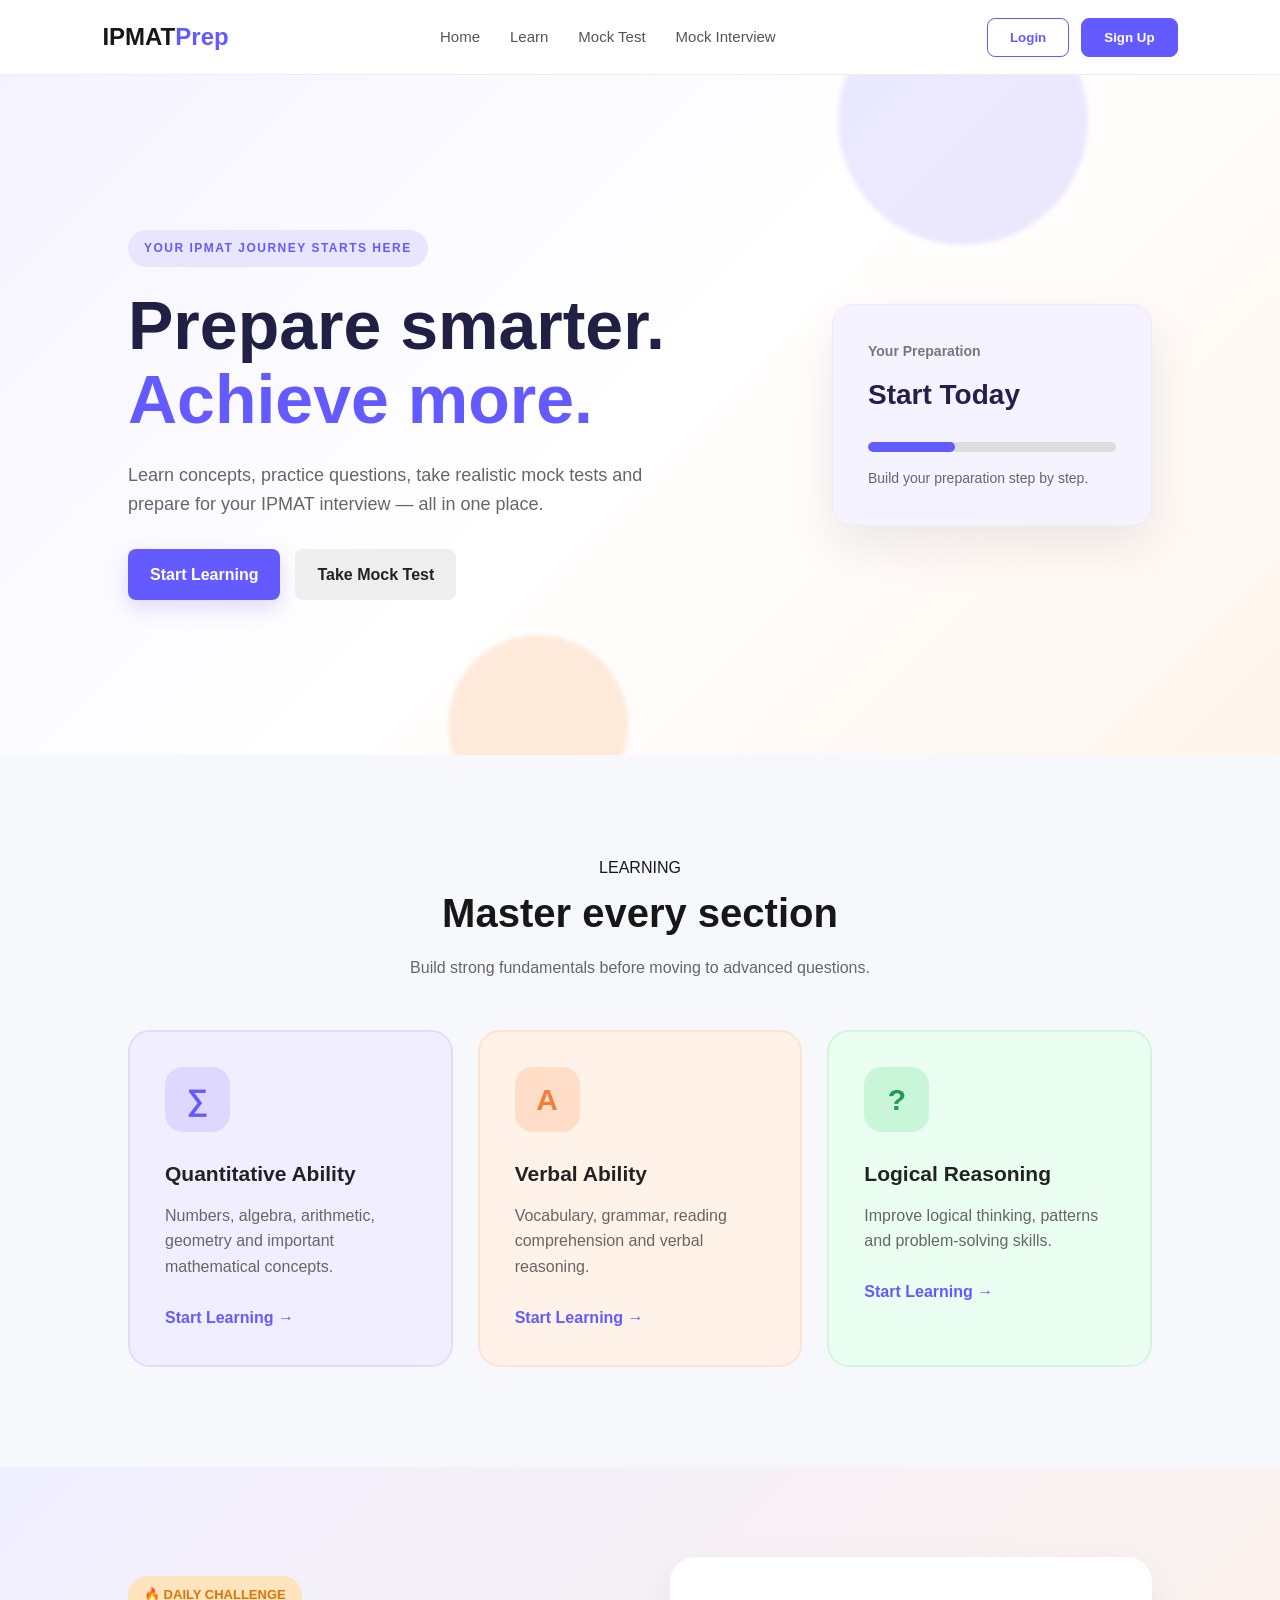
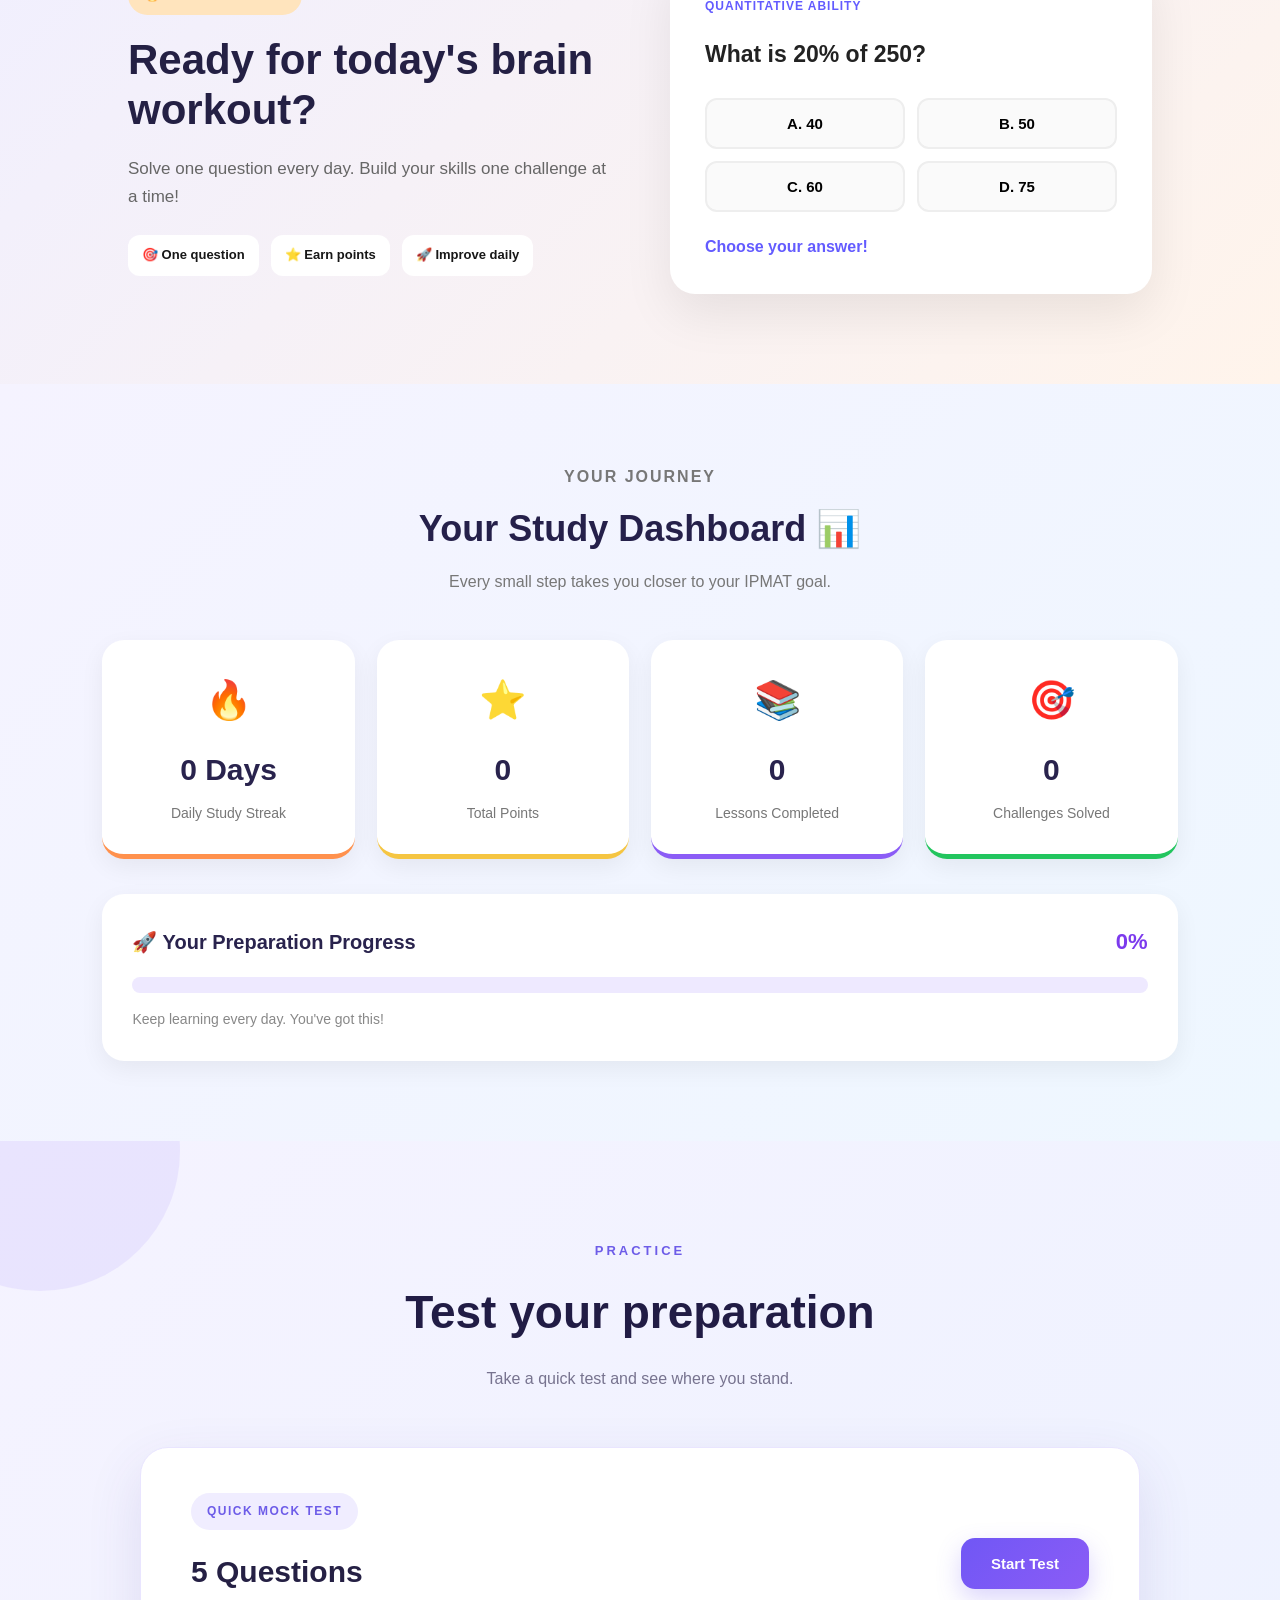
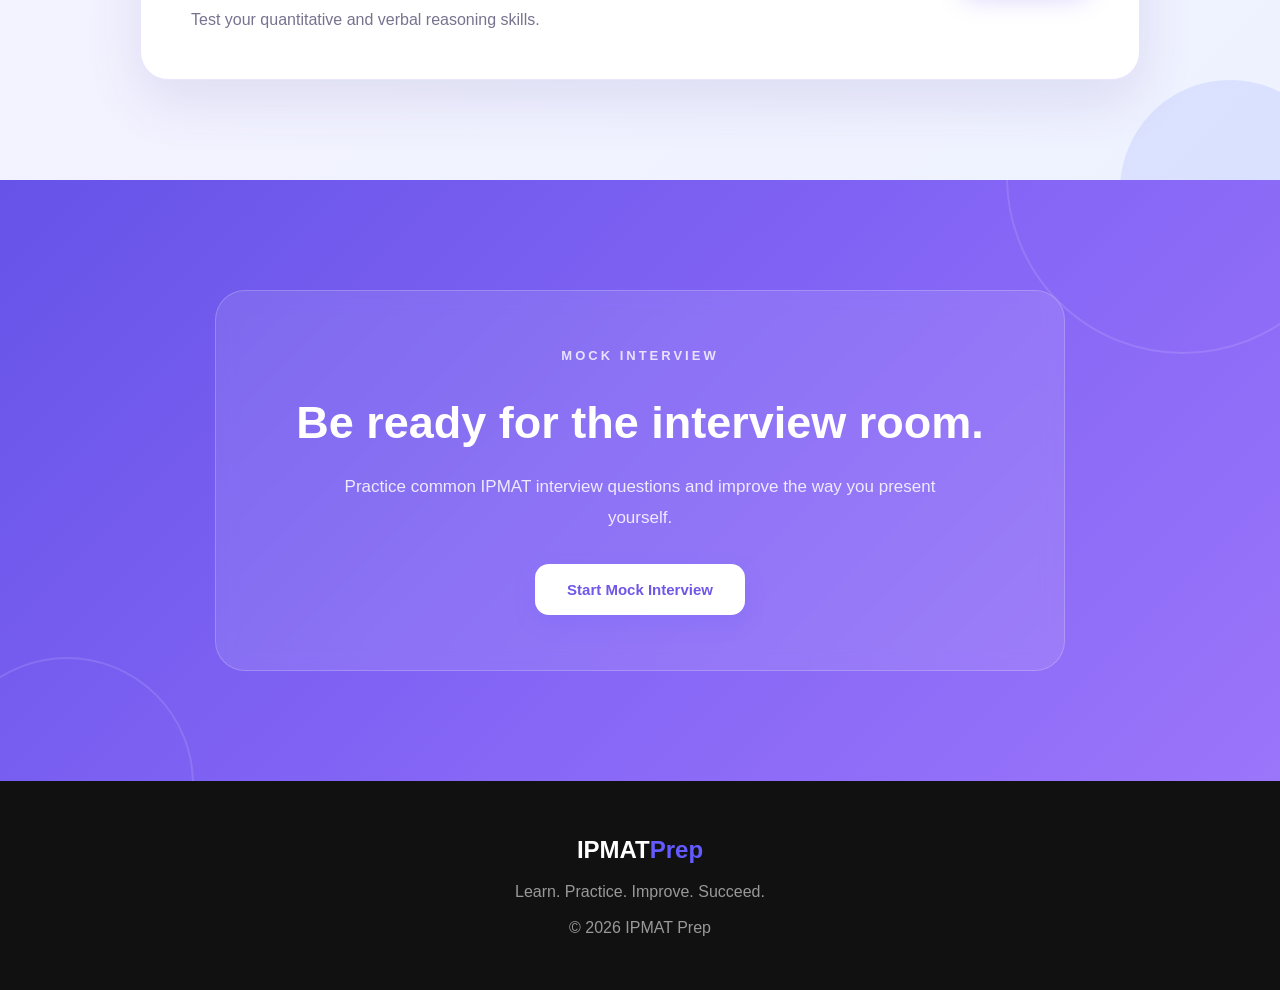
<file: index.html>
<!DOCTYPE html>
<html lang="en">

<head>

    <meta charset="UTF-8">

    <meta name="viewport" content="width=device-width, initial-scale=1.0">

    <title>IPMAT Prep | Learn. Practice. Succeed.</title>

    <link rel="stylesheet" href="style.css">

</head>

<body>

    <!-- ================= NAVBAR ================= -->

    <header class="navbar">

        <div class="logo">
            IPMAT<span>Prep</span>
        </div>

        <nav>

            <a href="#home">Home</a>
            <a href="#learn">Learn</a>
            <a href="#mock-test">Mock Test</a>
            <a href="#interview">Mock Interview</a>

        </nav>

        <div class="auth-buttons">

    <button class="login-button" id="loginButton">
        Login
    </button>

    <button class="signup-button" id="signupButton">
        Sign Up
    </button>

</div>

    </header>


    <!-- ================= HERO ================= -->

    <main>

        <section class="hero" id="home">

            <div class="hero-content">

                <p class="small-heading">
                    YOUR IPMAT JOURNEY STARTS HERE
                </p>

                <h1>
                    Prepare smarter.<br>
                    <span>Achieve more.</span>
                </h1>

                <p class="hero-description">
                    Learn concepts, practice questions,
                    take realistic mock tests and prepare
                    for your IPMAT interview — all in one place.
                </p>

                <div class="hero-buttons">

                    <a href="#learn" class="primary-button">
                        Start Learning
                    </a>

                    <a href="#mock-test" class="secondary-button">
                        Take Mock Test
                    </a>

                </div>

            </div>


            <div class="hero-card">

                <p>Your Preparation</p>

                <h2>Start Today</h2>

                <div class="progress-bar">

                    <div class="progress"></div>

                </div>

                <p class="progress-text">
                    Build your preparation step by step.
                </p>

            </div>

        </section>


        <!-- ================= LEARNING ================= -->

        <section class="section" id="learn">

            <div class="section-heading">

                <p class="small-heading">
                    LEARNING
                </p>

                <h2>
                    Master every section
                </h2>

                <p>
                    Build strong fundamentals before
                    moving to advanced questions.
                </p>

            </div>


            <div class="course-container">


                <!-- QUANT -->

                <div class="course-card">

                    <div class="course-icon">
                        ∑
                    </div>

                    <h3>
                        Quantitative Ability
                    </h3>

                    <p>
                        Numbers, algebra, arithmetic,
                        geometry and important mathematical concepts.
                    </p>

                    <a href="number-system.html">
        Start Learning →
</a>

                </div>


                <!-- VERBAL -->

                <div class="course-card">

                    <div class="course-icon">
                        A
                    </div>

                    <h3>
                        Verbal Ability
                    </h3>

                    <p>
                        Vocabulary, grammar, reading comprehension
                        and verbal reasoning.
                    </p>

                    <a href="#">
                        Start Learning →
                    </a>

                </div>


                <!-- LOGICAL -->

                <div class="course-card">

                    <div class="course-icon">
                        ?
                    </div>

                    <h3>
                        Logical Reasoning
                    </h3>

                    <p>
                        Improve logical thinking,
                        patterns and problem-solving skills.
                    </p>

                    <a href="#">
                        Start Learning →
                    </a>

                </div>

            </div>

        </section>
                </section>


        <!-- ================= DAILY CHALLENGE ================= -->

        <section class="daily-challenge" id="daily-challenge">

            <div class="challenge-container">

                <div class="challenge-info">

                    <span class="challenge-label">🔥 DAILY CHALLENGE</span>

                    <h2>Ready for today's brain workout?</h2>

                    <p>
                        Solve one question every day.
                        Build your skills one challenge at a time!
                    </p>

                    <div class="challenge-stats">
                        <span>🎯 One question</span>
                        <span>⭐ Earn points</span>
                        <span>🚀 Improve daily</span>
                    </div>

                </div>

                <div class="challenge-card">

                    <span class="question-category">
                        QUANTITATIVE ABILITY
                    </span>

                    <h3>
                        What is 20% of 250?
                    </h3>

                    <div class="challenge-options">

                        <button class="answer-option" data-answer="40">
                            A. 40
                        </button>

                        <button class="answer-option" data-answer="50">
                            B. 50
                        </button>

                        <button class="answer-option" data-answer="60">
                            C. 60
                        </button>

                        <button class="answer-option" data-answer="75">
                            D. 75
                        </button>

                    </div>

                    <p id="challengeFeedback">
                        Choose your answer!
                    </p>

                </div>

            </div>

        </section>
        
        <!-- ================= STUDY DASHBOARD ================= -->

<section class="dashboard-section" id="dashboard">

    <div class="section-heading">

        <p class="small-heading">YOUR JOURNEY</p>

        <h2>Your Study Dashboard 📊</h2>

        <p>Every small step takes you closer to your IPMAT goal.</p>

    </div>

    <div class="dashboard-container">

        <!-- STREAK -->

        <div class="dashboard-card streak-card">

            <div class="dashboard-icon">🔥</div>

            <h3 id="streakCount">0 Days</h3>

            <p>Daily Study Streak</p>

        </div>


        <!-- POINTS -->

        <div class="dashboard-card points-card">

            <div class="dashboard-icon">⭐</div>

            <h3 id="pointsCount">0</h3>

            <p>Total Points</p>

        </div>


        <!-- LESSONS -->

        <div class="dashboard-card lessons-card">

            <div class="dashboard-icon">📚</div>

            <h3 id="lessonsCount">0</h3>

            <p>Lessons Completed</p>

        </div>


        <!-- CHALLENGES -->

        <div class="dashboard-card challenge-progress-card">

            <div class="dashboard-icon">🎯</div>

            <h3 id="challengesCount">0</h3>

            <p>Challenges Solved</p>

        </div>

    </div>


    <!-- OVERALL PROGRESS -->

    <div class="overall-progress">

        <div class="progress-heading">

            <h3>🚀 Your Preparation Progress</h3>

            <span id="overallPercentage">0%</span>

        </div>

        <div class="overall-progress-bar">

            <div class="overall-progress-fill" id="overallProgressFill"></div>

        </div>

        <p>Keep learning every day. You've got this!</p>

    </div>

</section>



        <!-- ================= MOCK TEST ================= -->

        <section class="test-section" id="mock-test">

            <div class="section-heading">

                <p class="small-heading">
                    PRACTICE
                </p>

                <h2>
                    Test your preparation
                </h2>

                <p>
                    Take a quick test and see where you stand.
                </p>

            </div>


            <div class="test-container">

                <div>

                    <span class="test-label">
                        QUICK MOCK TEST
                    </span>

                    <h3>
                        5 Questions
                    </h3>

                    <p>
                        Test your quantitative and verbal
                        reasoning skills.
                    </p>

                </div>

                <button
                    class="primary-button"
                    id="startTestButton">

                    Start Test

                </button>

            </div>

        </section>


        <!-- ================= MOCK INTERVIEW ================= -->

        <section class="interview-section" id="interview">

            <div class="interview-content">

                <p class="small-heading">
                    MOCK INTERVIEW
                </p>

                <h2>
                    Be ready for the interview room.
                </h2>

                <p>
                    Practice common IPMAT interview questions
                    and improve the way you present yourself.
                </p>

                <button
                    class="primary-button"
                    id="interviewButton">

                    Start Mock Interview

                </button>

            </div>

        </section>


    </main>


    <!-- ================= FOOTER ================= -->

    <footer>

        <div class="logo">
            IPMAT<span>Prep</span>
        </div>

        <p>
            Learn. Practice. Improve. Succeed.
        </p>

        <p>
            © 2026 IPMAT Prep
        </p>

    </footer>


    <!-- ================= JAVASCRIPT ================= -->

    <script src="script.js"></script>

</body>

</html>
</file>
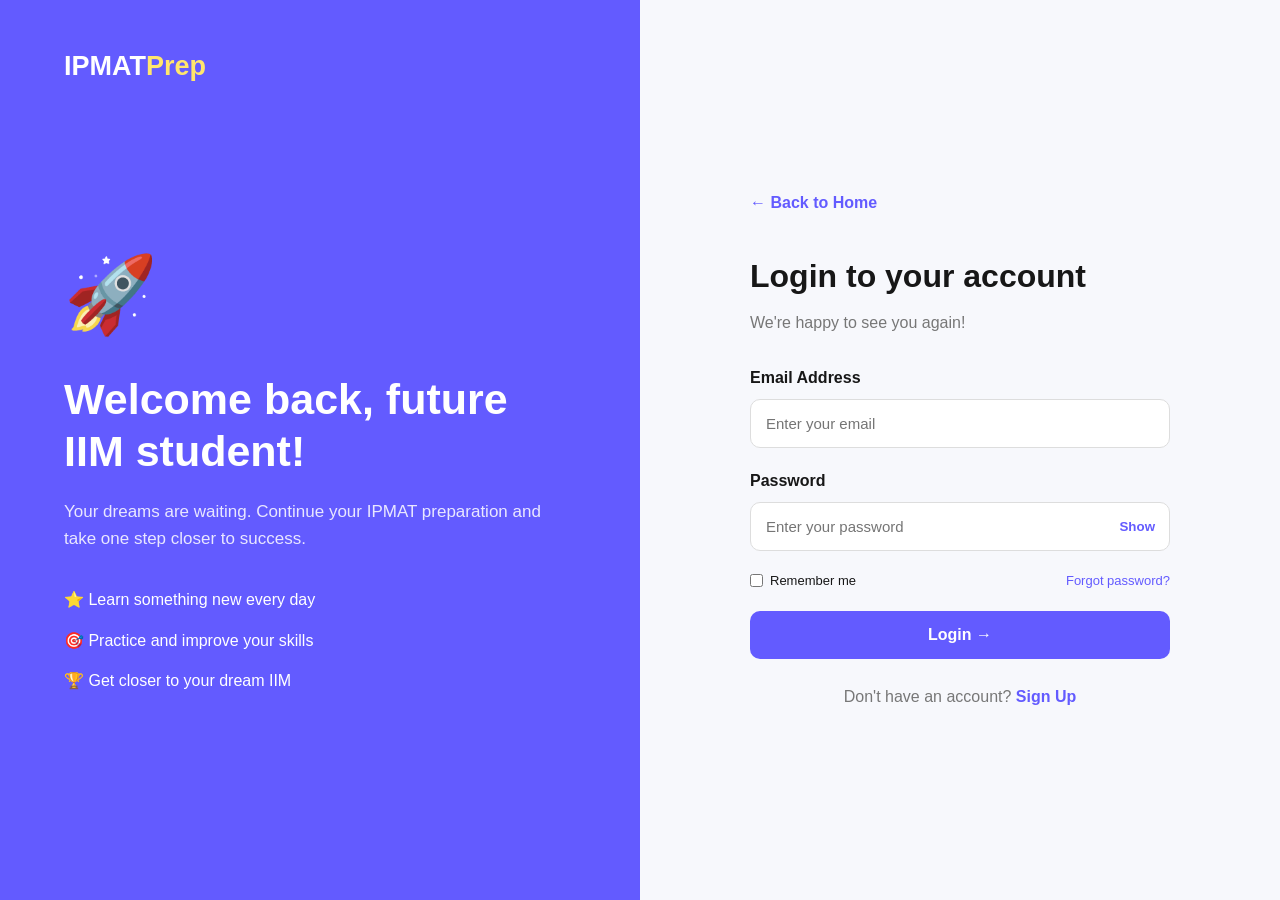
<file: login.html>
<!DOCTYPE html>
<html lang="en">

<head>
    <meta charset="UTF-8">
    <meta name="viewport" content="width=device-width, initial-scale=1.0">

    <title>Login | IPMAT Prep</title>

    <link rel="stylesheet" href="style.css">
</head>

<body class="auth-page">

    <div class="auth-container">

        <!-- LEFT SIDE -->

        <div class="auth-welcome">

            <a href="index.html" class="auth-logo">
                IPMAT<span>Prep</span>
            </a>

            <div class="welcome-content">

                <div class="welcome-emoji">🚀</div>

                <h1>Welcome back, future IIM student!</h1>

                <p>
                    Your dreams are waiting.
                    Continue your IPMAT preparation
                    and take one step closer to success.
                </p>

                <div class="welcome-points">
                    <p>⭐ Learn something new every day</p>
                    <p>🎯 Practice and improve your skills</p>
                    <p>🏆 Get closer to your dream IIM</p>
                </div>

            </div>

        </div>


        <!-- RIGHT SIDE -->

        <div class="auth-form-section">

            <div class="auth-form">

                <a href="index.html" class="back-home">
                    ← Back to Home
                </a>

                <h2>Login to your account</h2>

                <p class="auth-subtitle">
                    We're happy to see you again!
                </p>

                <form id="loginForm">

                    <label for="email">Email Address</label>

                    <input
                        type="email"
                        id="email"
                        placeholder="Enter your email"
                        required
                    >

                    <label for="password">Password</label>

                    <div class="password-box">

                        <input
                            type="password"
                            id="password"
                            placeholder="Enter your password"
                            required
                        >

                        <button
                            type="button"
                            id="togglePassword">
                            Show
                        </button>

                    </div>

                    <div class="form-options">

                        <label class="remember-label">
                            <input type="checkbox">
                            Remember me
                        </label>

                        <a href="#" id="forgotPassword">
                            Forgot password?
                        </a>

                    </div>

                    <button type="submit" class="auth-submit">
                        Login →
                    </button>

                </form>

                <p class="auth-switch">
                    Don't have an account?
                    <a href="signup.html">Sign Up</a>
                </p>

            </div>

        </div>

    </div>

    <script src="script.js"></script>

</body>
</html>
</file>
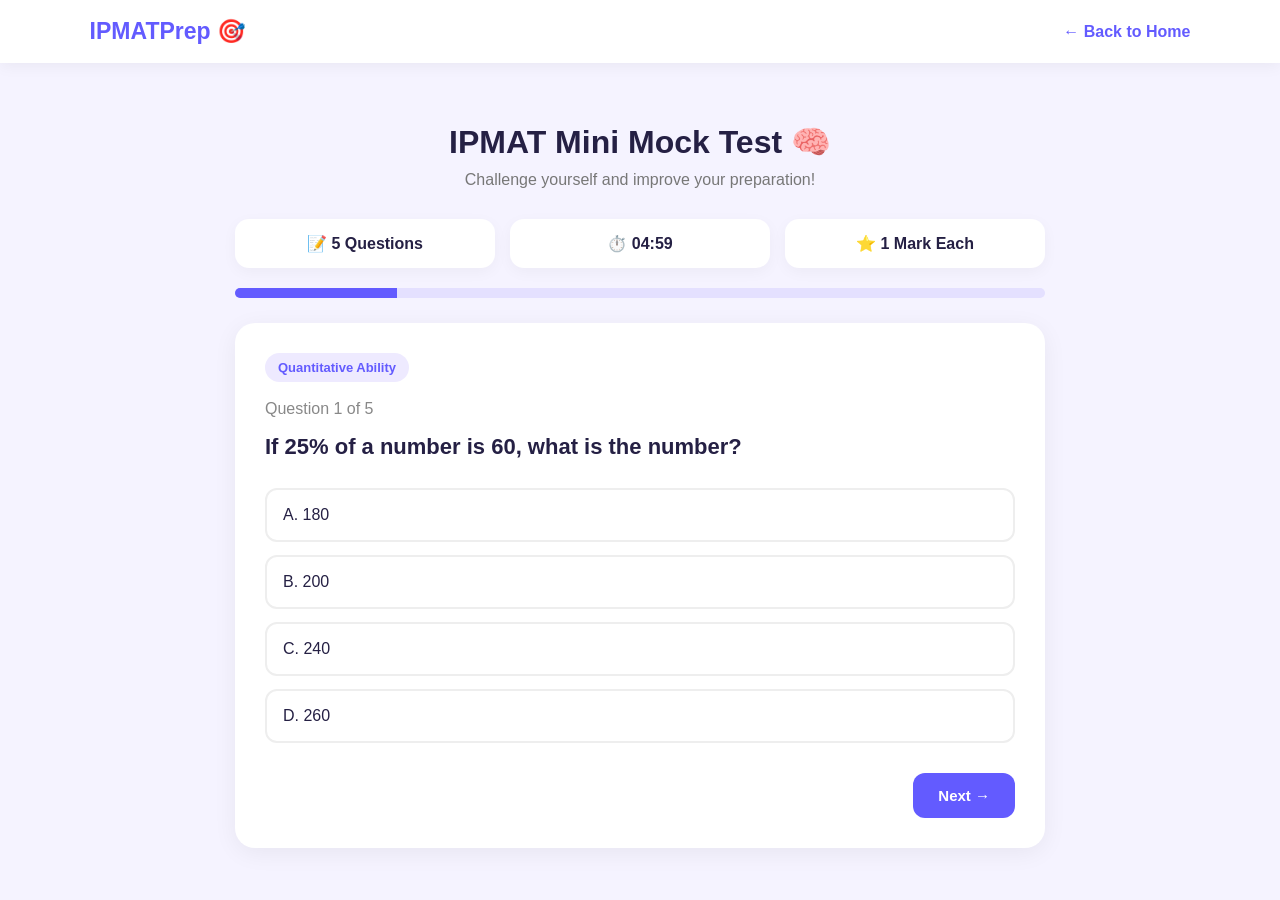
<file: mock-test.html>
<!DOCTYPE html>
<html lang="en">
<head>
    <meta charset="UTF-8">
    <meta name="viewport" content="width=device-width, initial-scale=1.0">
    <title>IPMAT Mini Mock Test</title>

    <style>
        * {
            margin: 0;
            padding: 0;
            box-sizing: border-box;
        }

        body {
            font-family: Arial, sans-serif;
            background: #f5f3ff;
            color: #252044;
            min-height: 100vh;
        }

        header {
            background: white;
            padding: 18px 7%;
            display: flex;
            justify-content: space-between;
            align-items: center;
            box-shadow: 0 3px 15px rgba(0,0,0,0.05);
        }

        .logo {
            font-size: 23px;
            font-weight: bold;
            color: #635bff;
        }

        .back-home {
            text-decoration: none;
            color: #635bff;
            font-weight: bold;
        }

        .container {
            max-width: 850px;
            margin: 40px auto;
            padding: 20px;
        }

        .test-heading {
            text-align: center;
            margin-bottom: 30px;
        }

        .test-heading h1 {
            font-size: 32px;
            margin-bottom: 10px;
        }

        .test-heading p {
            color: #777;
        }

        .test-info {
            display: flex;
            justify-content: space-between;
            gap: 15px;
            margin-bottom: 20px;
        }

        .info-box {
            background: white;
            padding: 15px;
            border-radius: 14px;
            flex: 1;
            text-align: center;
            font-weight: bold;
            box-shadow: 0 4px 15px rgba(0,0,0,0.04);
        }

        .progress-container {
            height: 10px;
            background: #e4e0ff;
            border-radius: 20px;
            margin-bottom: 25px;
            overflow: hidden;
        }

        .progress-bar {
            height: 100%;
            width: 20%;
            background: #635bff;
            transition: 0.3s;
        }

        .question-card {
            background: white;
            padding: 30px;
            border-radius: 20px;
            box-shadow: 0 5px 25px rgba(0,0,0,0.06);
        }

        .category {
            display: inline-block;
            background: #eeeaff;
            color: #635bff;
            padding: 7px 13px;
            border-radius: 20px;
            font-size: 13px;
            font-weight: bold;
            margin-bottom: 18px;
        }

        .question-number {
            color: #888;
            margin-bottom: 12px;
        }

        .question {
            font-size: 22px;
            line-height: 1.5;
            margin-bottom: 25px;
        }

        .options {
            display: grid;
            gap: 13px;
        }

        .option {
            padding: 16px;
            border: 2px solid #eee;
            border-radius: 12px;
            cursor: pointer;
            transition: 0.2s;
            font-size: 16px;
        }

        .option:hover {
            border-color: #635bff;
            background: #f8f7ff;
        }

        .option.selected {
            border-color: #635bff;
            background: #eeeaff;
            font-weight: bold;
        }

        .buttons {
            display: flex;
            justify-content: space-between;
            margin-top: 30px;
            gap: 15px;
        }

        button {
            border: none;
            padding: 14px 25px;
            border-radius: 12px;
            font-size: 15px;
            font-weight: bold;
            cursor: pointer;
        }

        .next-btn, .restart-btn {
            background: #635bff;
            color: white;
        }

        .next-btn:hover, .restart-btn:hover {
            background: #5048e5;
        }

        .prev-btn {
            background: #eeeaff;
            color: #635bff;
        }

        .result-card {
            display: none;
            background: white;
            padding: 40px 25px;
            border-radius: 20px;
            text-align: center;
            box-shadow: 0 5px 25px rgba(0,0,0,0.06);
        }

        .result-emoji {
            font-size: 65px;
            margin-bottom: 15px;
        }

        .result-card h2 {
            font-size: 30px;
            margin-bottom: 10px;
        }

        .score {
            font-size: 45px;
            font-weight: bold;
            color: #635bff;
            margin: 20px 0;
        }

        .result-message {
            color: #777;
            margin-bottom: 25px;
        }

        @media(max-width: 600px) {
            .test-info {
                flex-direction: column;
            }

            .question-card {
                padding: 20px;
            }

            .question {
                font-size: 19px;
            }

            .test-heading h1 {
                font-size: 26px;
            }
        }
    </style>
</head>

<body>

<header>
    <div class="logo">IPMATPrep 🎯</div>
    <a href="index.html" class="back-home">← Back to Home</a>
</header>

<div class="container">

    <div class="test-heading">
        <h1>IPMAT Mini Mock Test 🧠</h1>
        <p>Challenge yourself and improve your preparation!</p>
    </div>

    <div class="test-info" id="testInfo">
        <div class="info-box">📝 5 Questions</div>
        <div class="info-box">⏱️ <span id="timer">05:00</span></div>
        <div class="info-box">⭐ 1 Mark Each</div>
    </div>

    <div class="progress-container" id="progressContainer">
        <div class="progress-bar" id="progressBar"></div>
    </div>

    <div class="question-card" id="questionCard">

        <div class="category" id="category">Quantitative Ability</div>

        <p class="question-number" id="questionNumber">Question 1 of 5</p>

        <h2 class="question" id="questionText"></h2>

        <div class="options" id="options"></div>

        <div class="buttons">
            <button class="prev-btn" id="previousBtn">← Previous</button>
            <button class="next-btn" id="nextBtn">Next →</button>
        </div>

    </div>

    <div class="result-card" id="resultCard">
        <div class="result-emoji" id="resultEmoji">🏆</div>
        <h2 id="resultTitle">Test Completed!</h2>
        <p>Your final score is</p>
        <div class="score" id="finalScore">0 / 5</div>
        <p class="result-message" id="resultMessage"></p>
        <button class="restart-btn" onclick="restartTest()">Try Again 🔄</button>
    </div>

</div>

<script>
    const questions = [
        {
            category: "Quantitative Ability",
            question: "If 25% of a number is 60, what is the number?",
            options: ["180", "200", "240", "260"],
            answer: 2
        },
        {
            category: "Quantitative Ability",
            question: "A shopkeeper buys an item for ₹800 and sells it for ₹920. What is the profit percentage?",
            options: ["10%", "12%", "15%", "20%"],
            answer: 2
        },
        {
            category: "Quantitative Ability",
            question: "The average of five consecutive integers is 18. What is the largest integer?",
            options: ["18", "19", "20", "21"],
            answer: 2
        },
        {
            category: "Verbal Ability",
            question: "Choose the synonym of the word 'Abundant'.",
            options: ["Scarce", "Plentiful", "Fragile", "Ordinary"],
            answer: 1
        },
        {
            category: "Verbal Ability",
            question: "Choose the grammatically correct sentence.",
            options: [
                "She do not like coffee.",
                "She does not likes coffee.",
                "She does not like coffee.",
                "She not likes coffee."
            ],
            answer: 2
        }
    ];

    let currentQuestion = 0;
    let selectedAnswers = new Array(questions.length).fill(null);
    let timeLeft = 300;
    let timerInterval;

    const questionText = document.getElementById("questionText");
    const optionsContainer = document.getElementById("options");
    const questionNumber = document.getElementById("questionNumber");
    const category = document.getElementById("category");
    const progressBar = document.getElementById("progressBar");
    const previousBtn = document.getElementById("previousBtn");
    const nextBtn = document.getElementById("nextBtn");

    function showQuestion() {
        const q = questions[currentQuestion];

        category.textContent = q.category;
        questionNumber.textContent =
            `Question ${currentQuestion + 1} of ${questions.length}`;

        questionText.textContent = q.question;
        optionsContainer.innerHTML = "";

        q.options.forEach((option, index) => {
            const button = document.createElement("div");

            button.className = "option";
            button.textContent =
                `${String.fromCharCode(65 + index)}. ${option}`;

            if (selectedAnswers[currentQuestion] === index) {
                button.classList.add("selected");
            }

            button.addEventListener("click", () => {
                selectedAnswers[currentQuestion] = index;
                showQuestion();
            });

            optionsContainer.appendChild(button);
        });

        progressBar.style.width =
            `${((currentQuestion + 1) / questions.length) * 100}%`;

        previousBtn.style.visibility =
            currentQuestion === 0 ? "hidden" : "visible";

        nextBtn.textContent =
            currentQuestion === questions.length - 1
                ? "Submit Test ✓"
                : "Next →";
    }

    nextBtn.addEventListener("click", () => {
        if (selectedAnswers[currentQuestion] === null) {
            alert("Please select an answer first! 😊");
            return;
        }

        if (currentQuestion < questions.length - 1) {
            currentQuestion++;
            showQuestion();
        } else {
            finishTest();
        }
    });

    previousBtn.addEventListener("click", () => {
        if (currentQuestion > 0) {
            currentQuestion--;
            showQuestion();
        }
    });

    function startTimer() {
        timerInterval = setInterval(() => {
            timeLeft--;

            const minutes = Math.floor(timeLeft / 60);
            const seconds = timeLeft % 60;

            document.getElementById("timer").textContent =
                `${String(minutes).padStart(2, "0")}:${String(seconds).padStart(2, "0")}`;

            if (timeLeft <= 0) {
                finishTest();
            }
        }, 1000);
    }

    function finishTest() {
        clearInterval(timerInterval);

        let score = 0;

        questions.forEach((q, index) => {
            if (selectedAnswers[index] === q.answer) {
                score++;
            }
        });

        document.getElementById("questionCard").style.display = "none";
        document.getElementById("testInfo").style.display = "none";
        document.getElementById("progressContainer").style.display = "none";
        document.getElementById("resultCard").style.display = "block";

        document.getElementById("finalScore").textContent =
            `${score} / ${questions.length}`;

        let emoji = "💪";
        let title = "Good Try!";
        let message = "Keep practising. Every question makes you better!";

        if (score === 5) {
            emoji = "🏆";
            title = "Perfect Score!";
            message = "Amazing! You answered every question correctly!";
        } else if (score >= 3) {
            emoji = "🌟";
            title = "Great Work!";
            message = "Nice job! Keep practising to improve your score.";
        }

        document.getElementById("resultEmoji").textContent = emoji;
        document.getElementById("resultTitle").textContent = title;
        document.getElementById("resultMessage").textContent = message;
    }

    function restartTest() {
        currentQuestion = 0;
        selectedAnswers = new Array(questions.length).fill(null);
        timeLeft = 300;

        document.getElementById("questionCard").style.display = "block";
        document.getElementById("testInfo").style.display = "flex";
        document.getElementById("progressContainer").style.display = "block";
        document.getElementById("resultCard").style.display = "none";
        document.getElementById("timer").textContent = "05:00";

        showQuestion();
        startTimer();
    }

    showQuestion();
    startTimer();
</script>

</body>
</html>
</file>
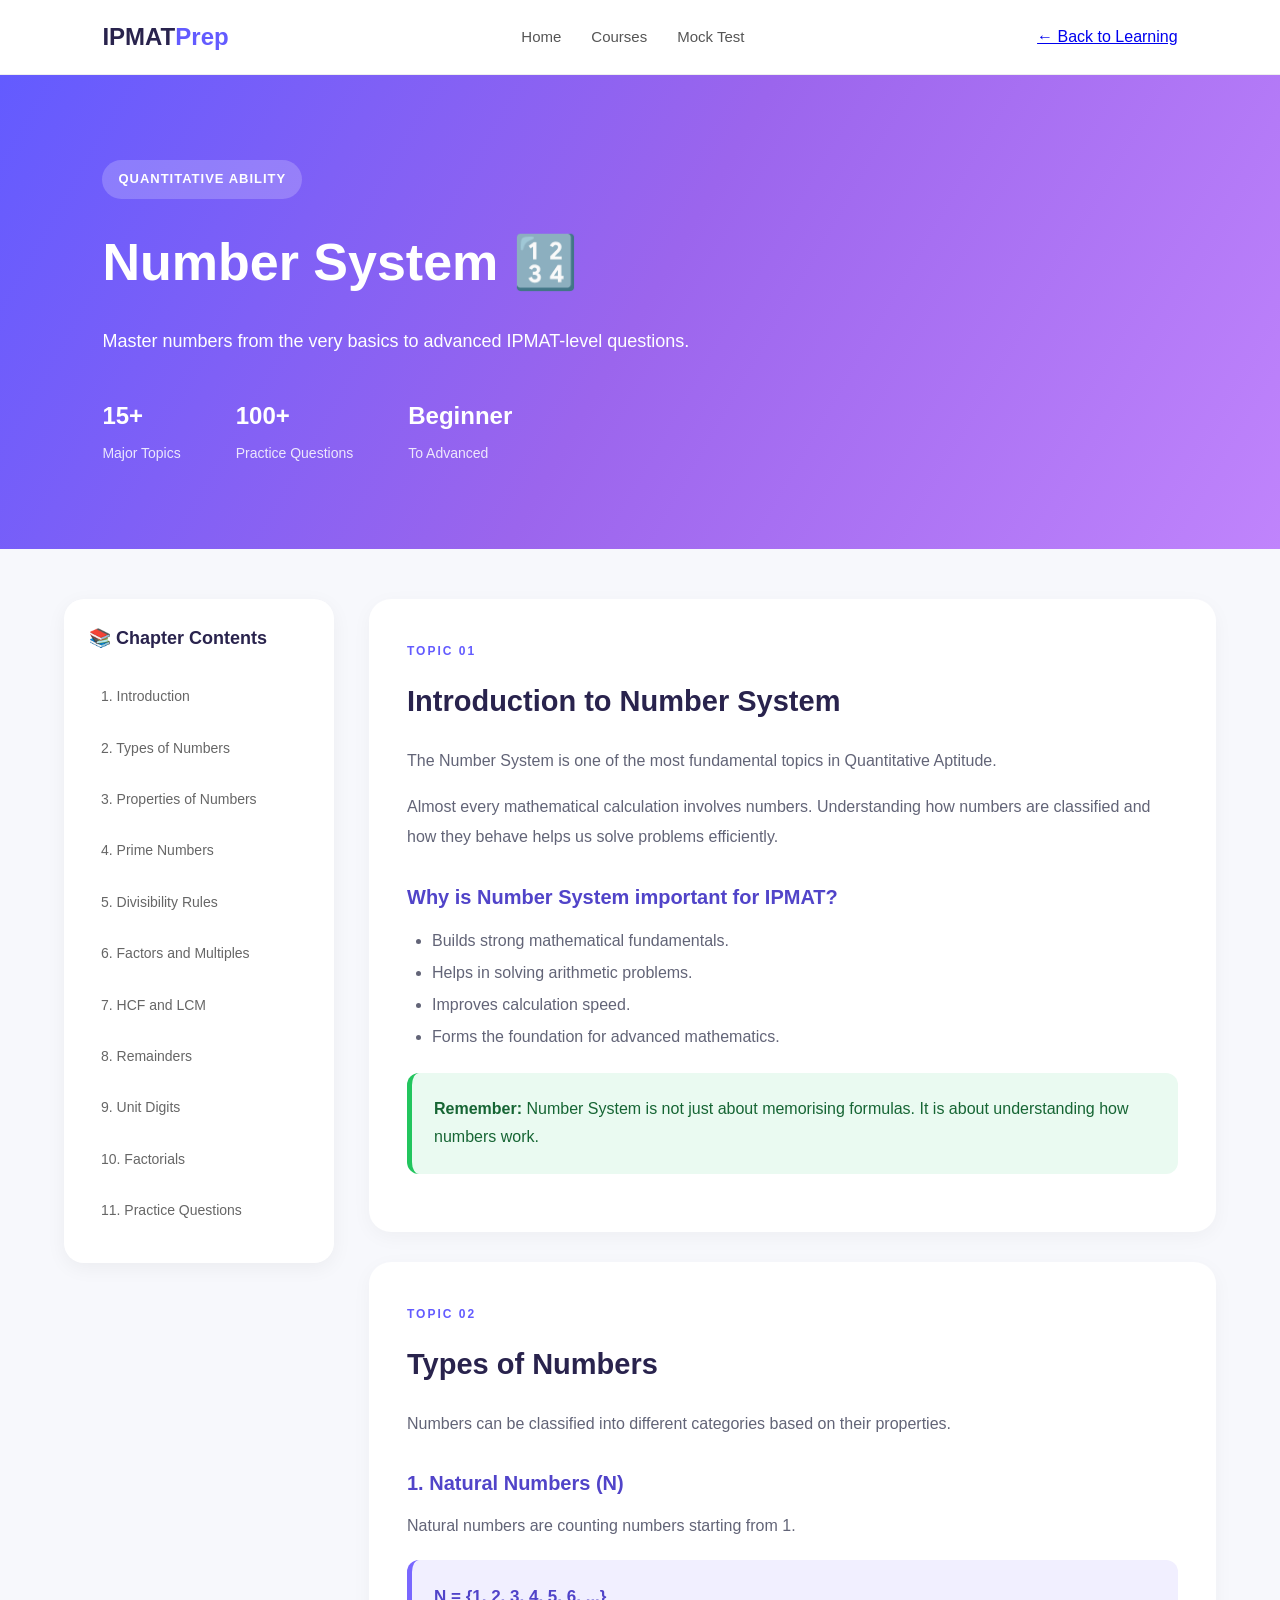
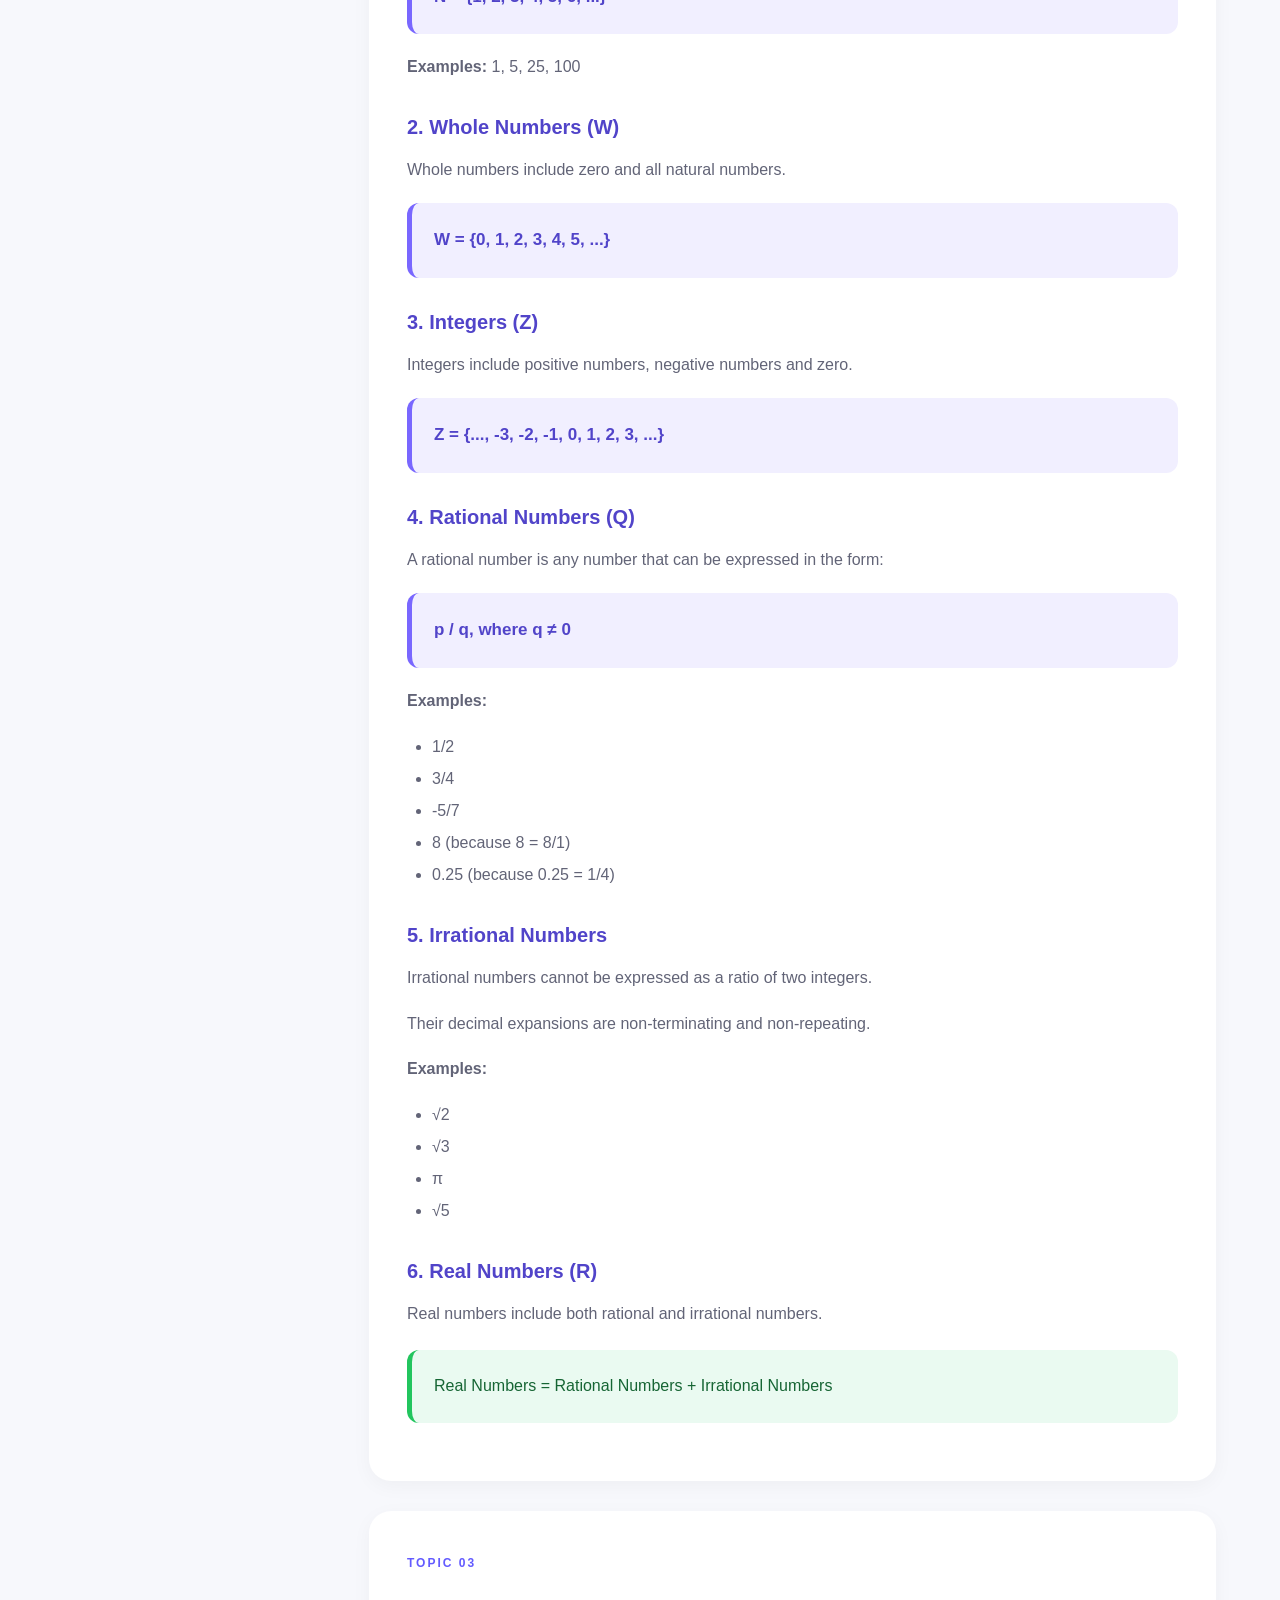
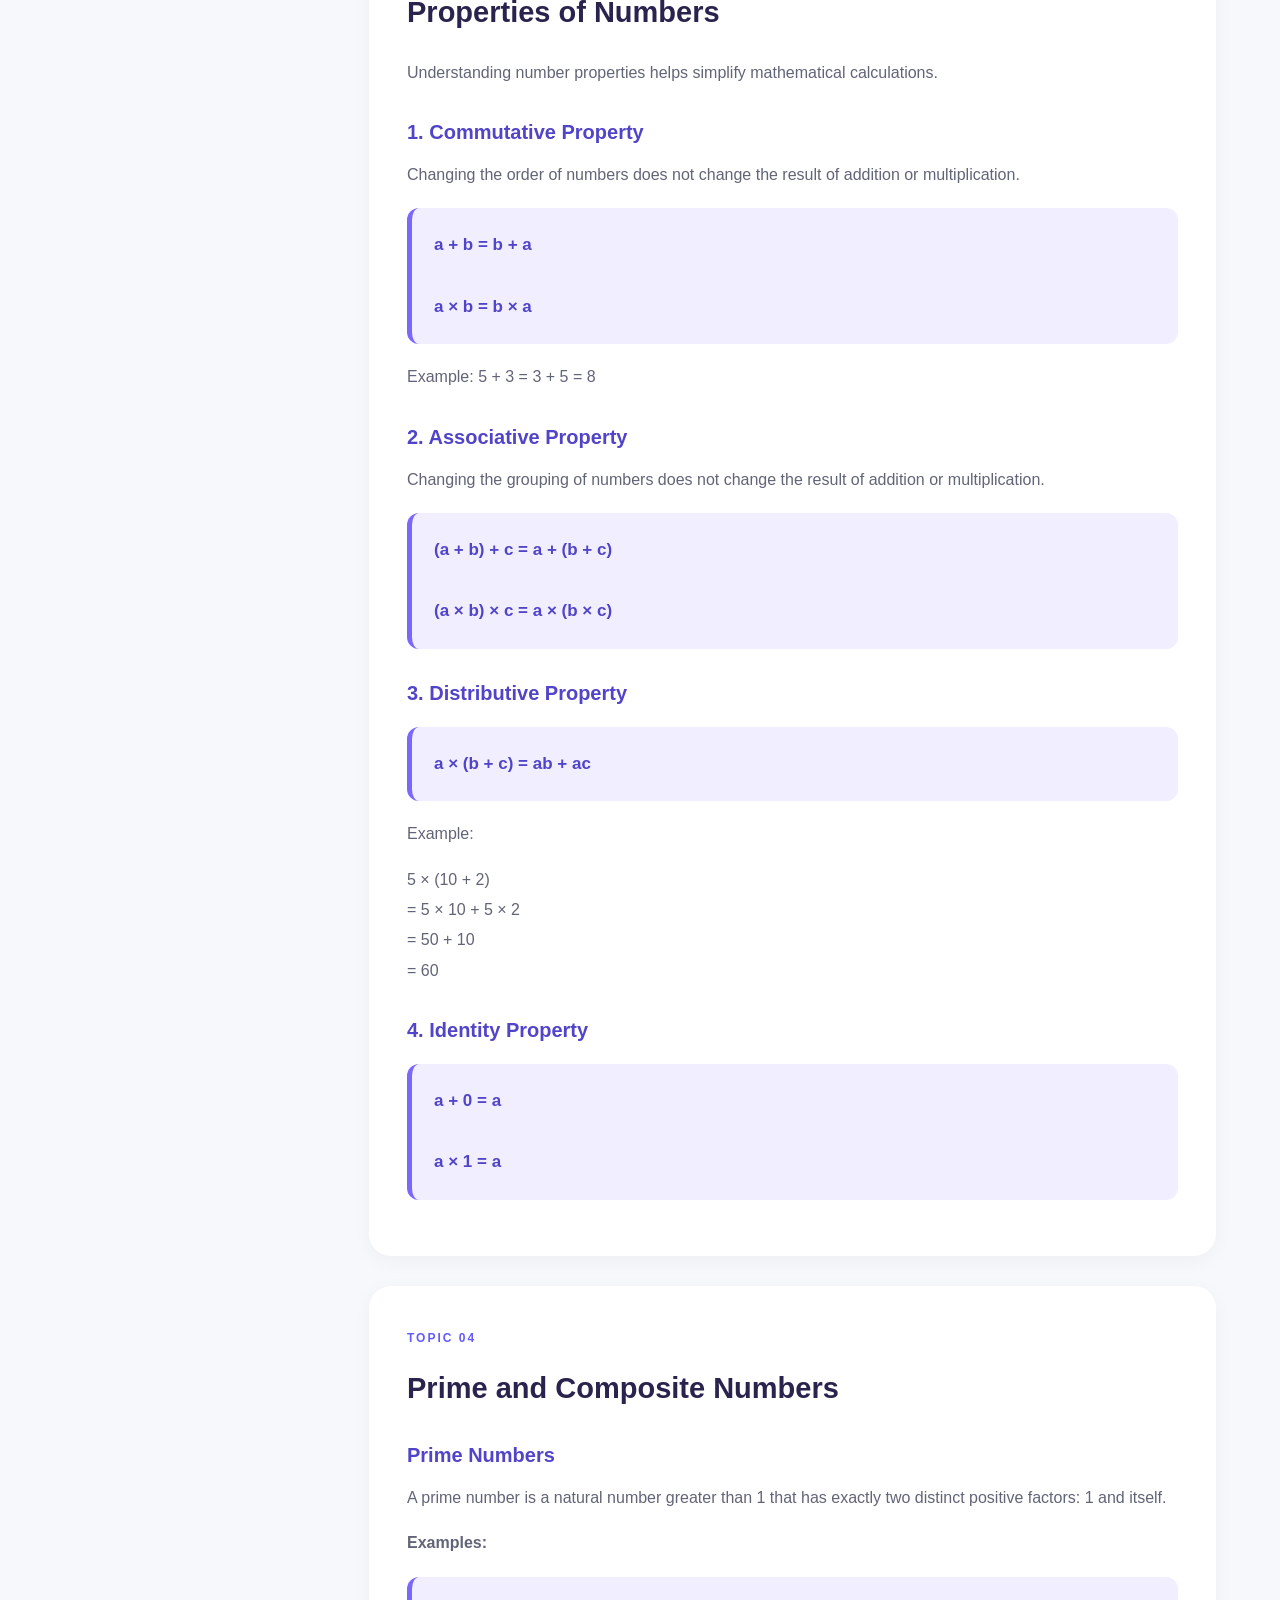
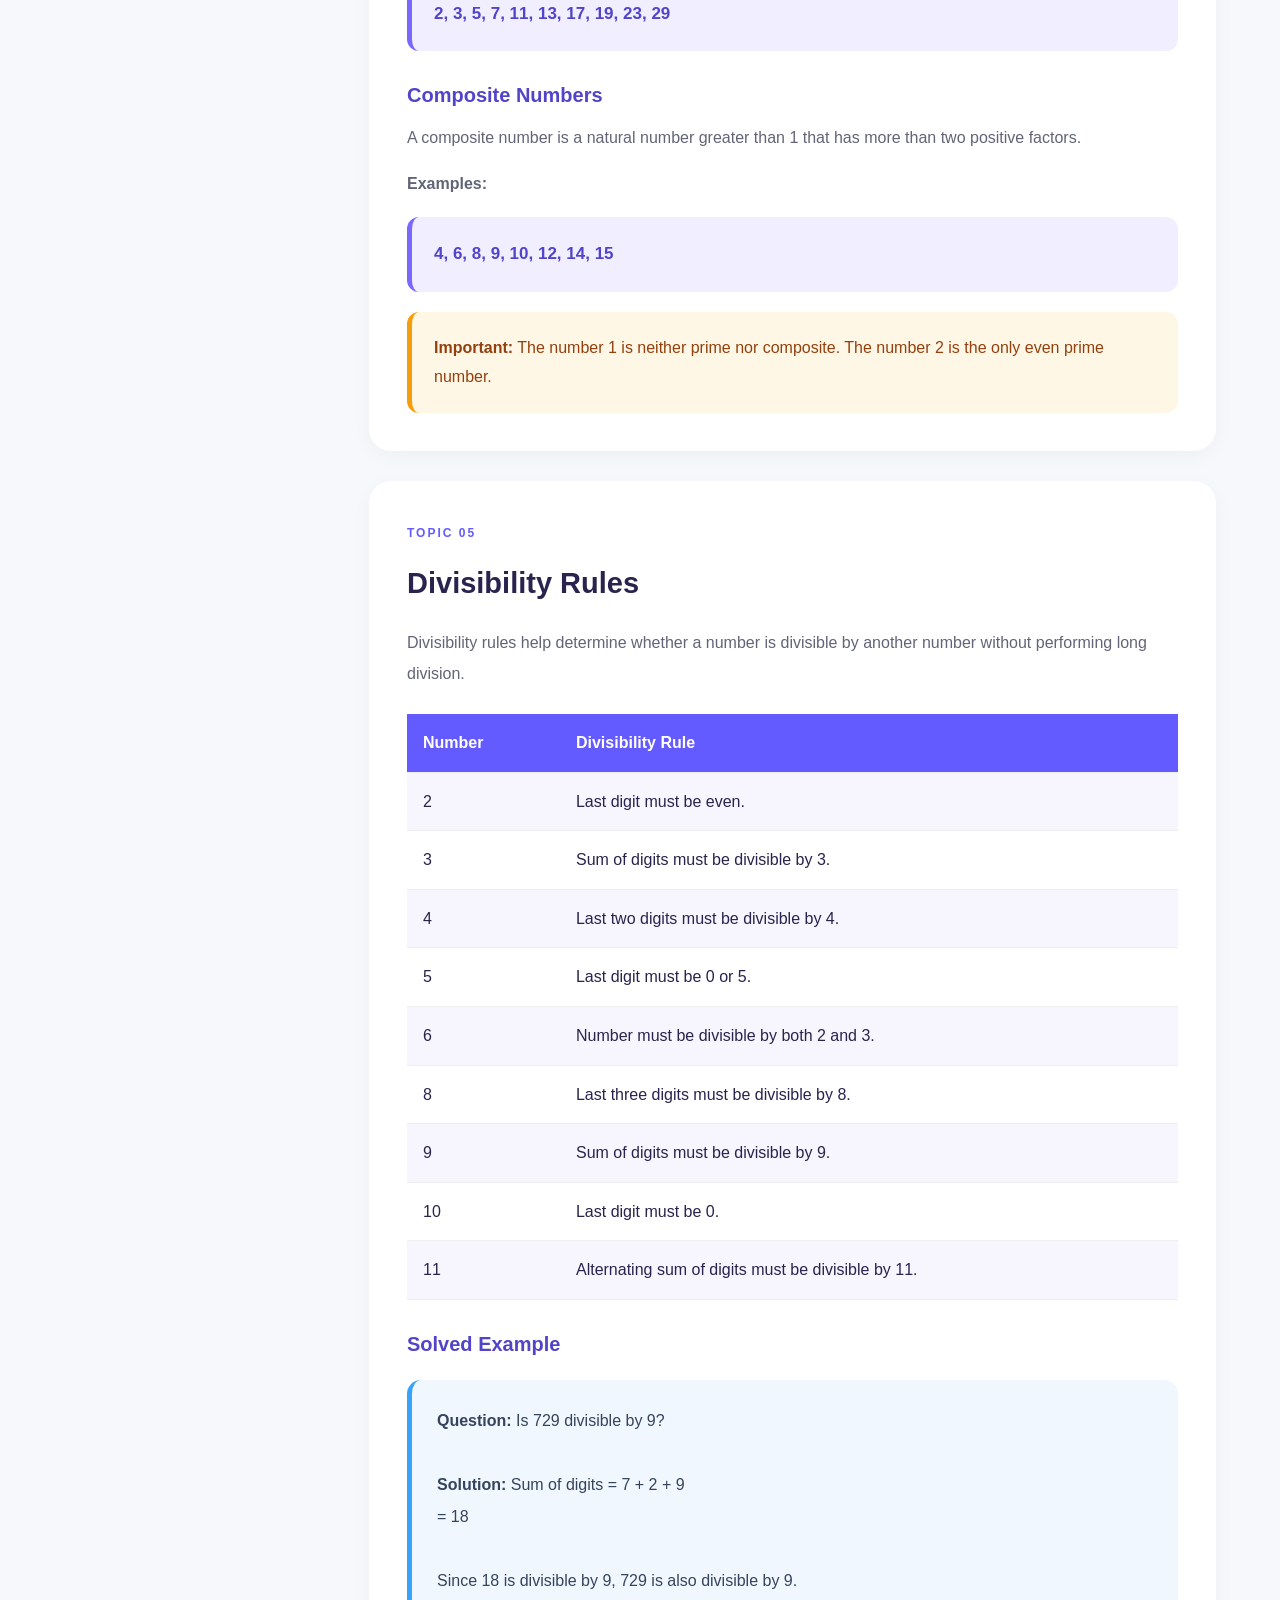
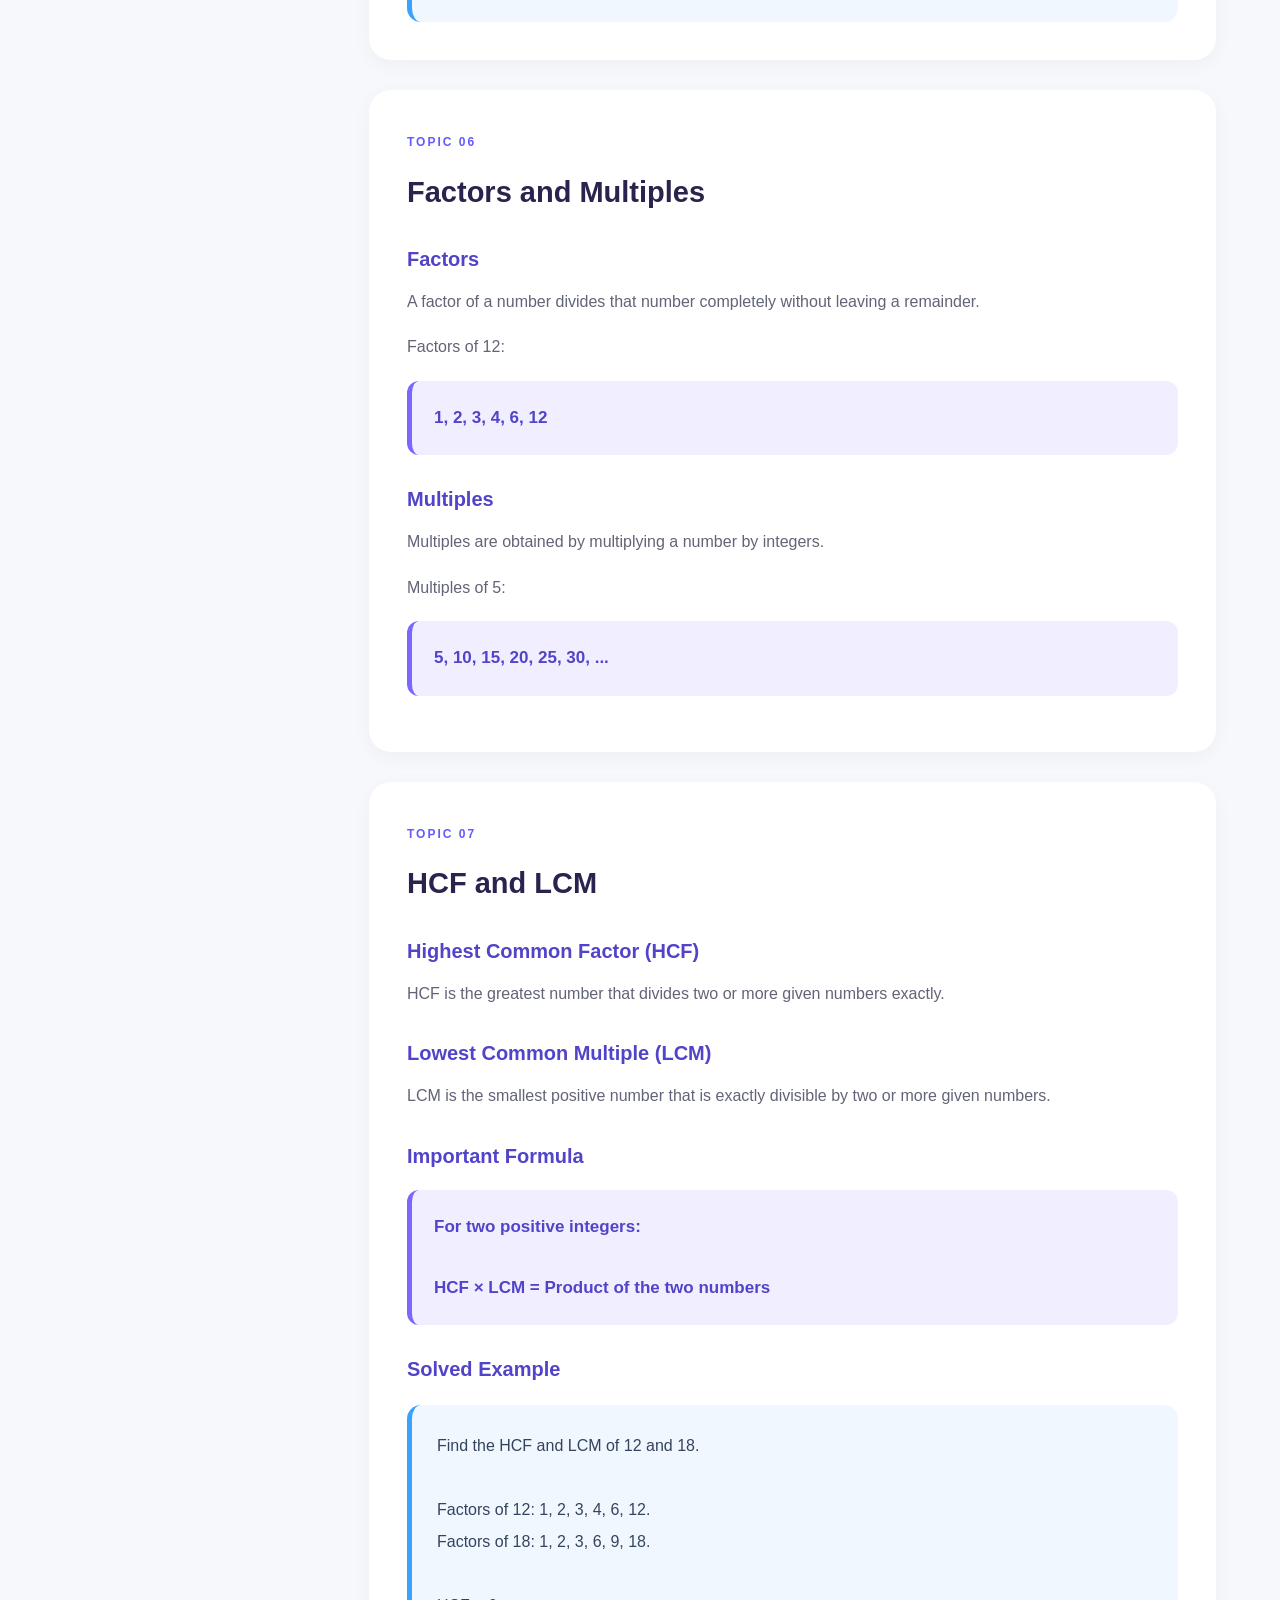
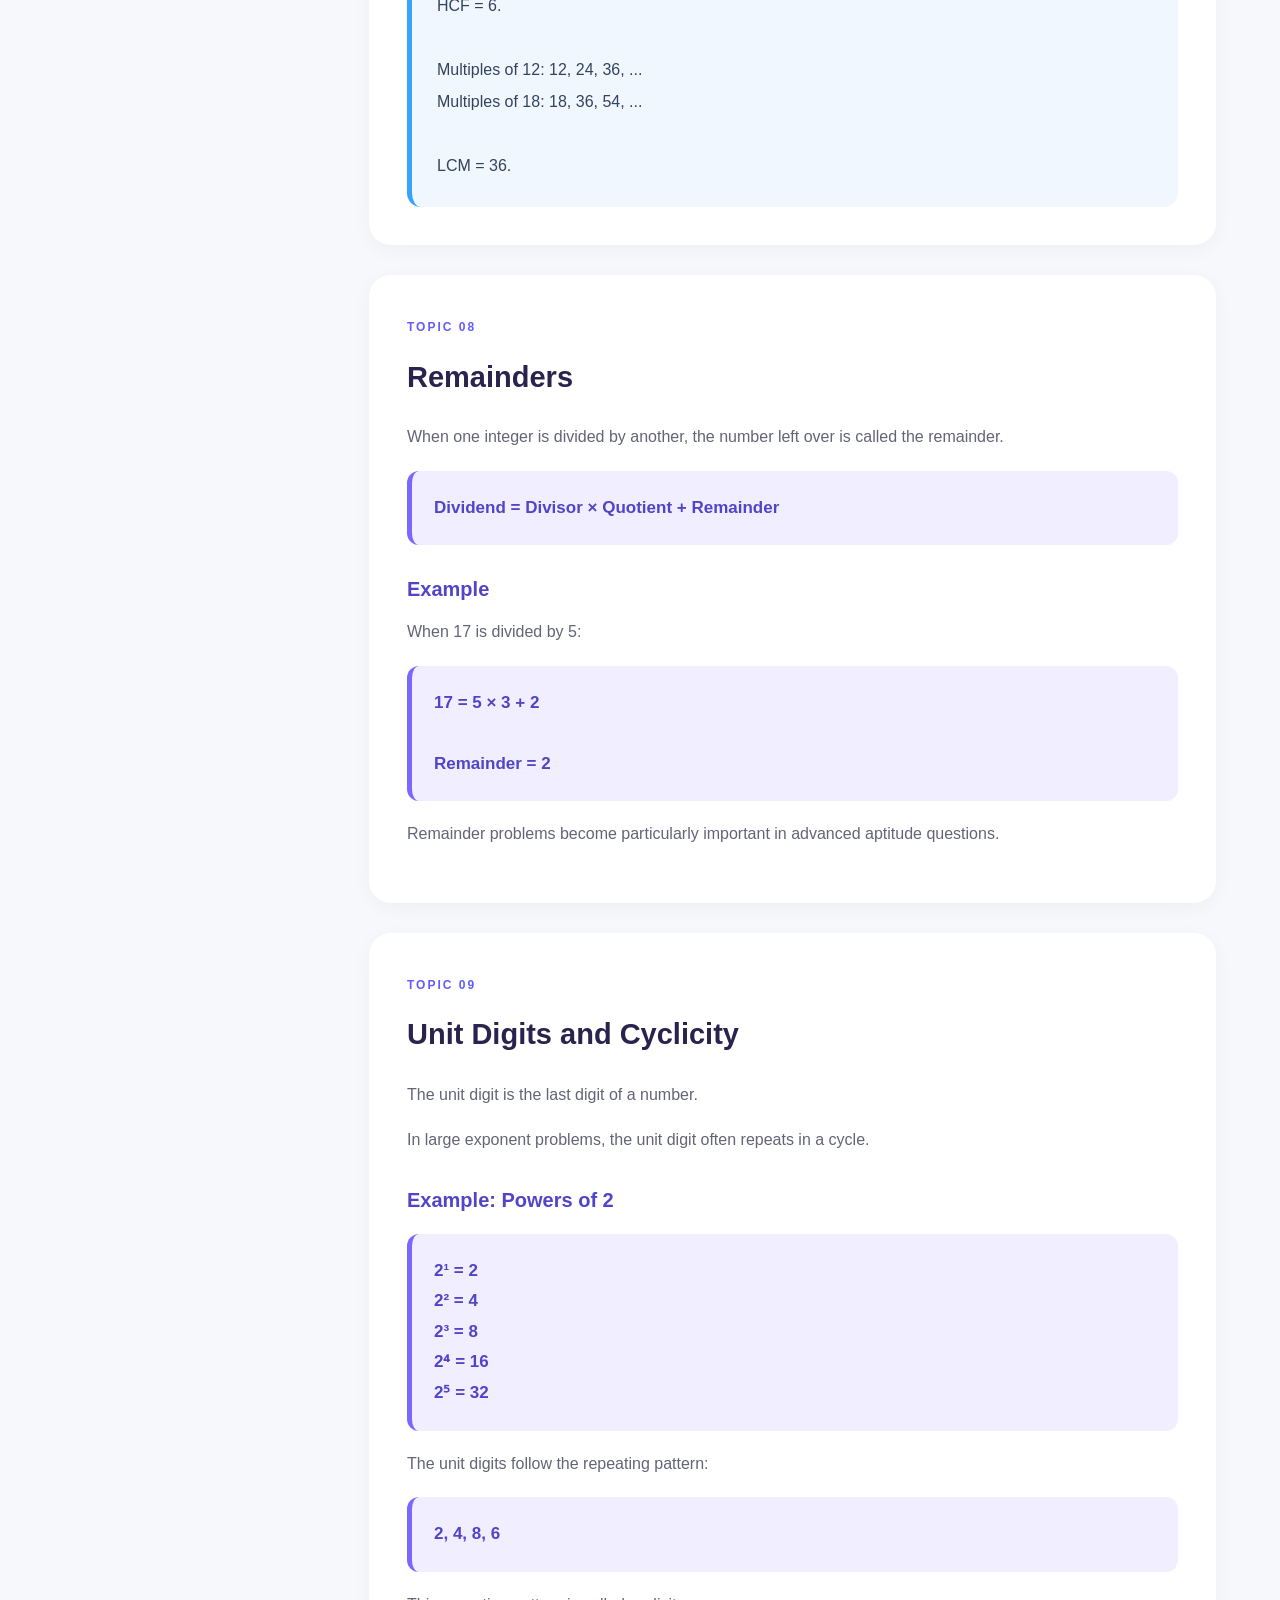
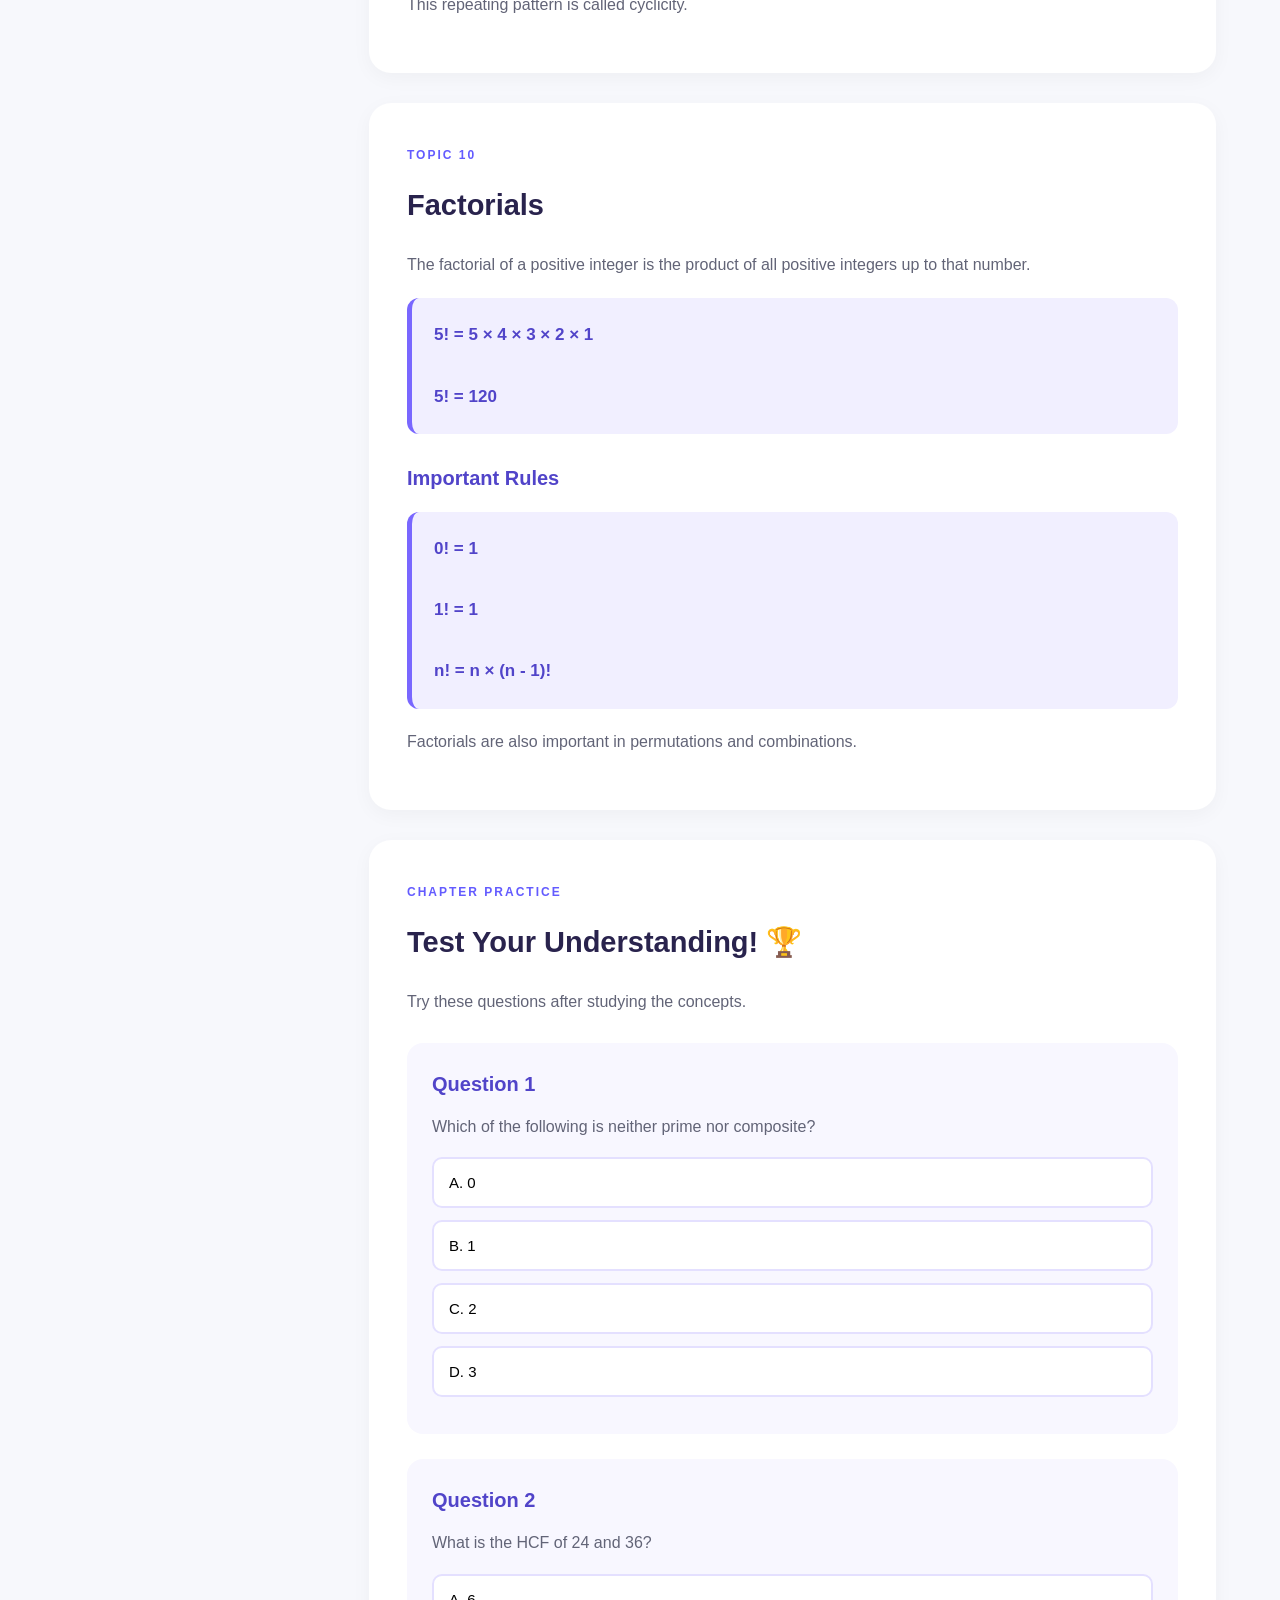
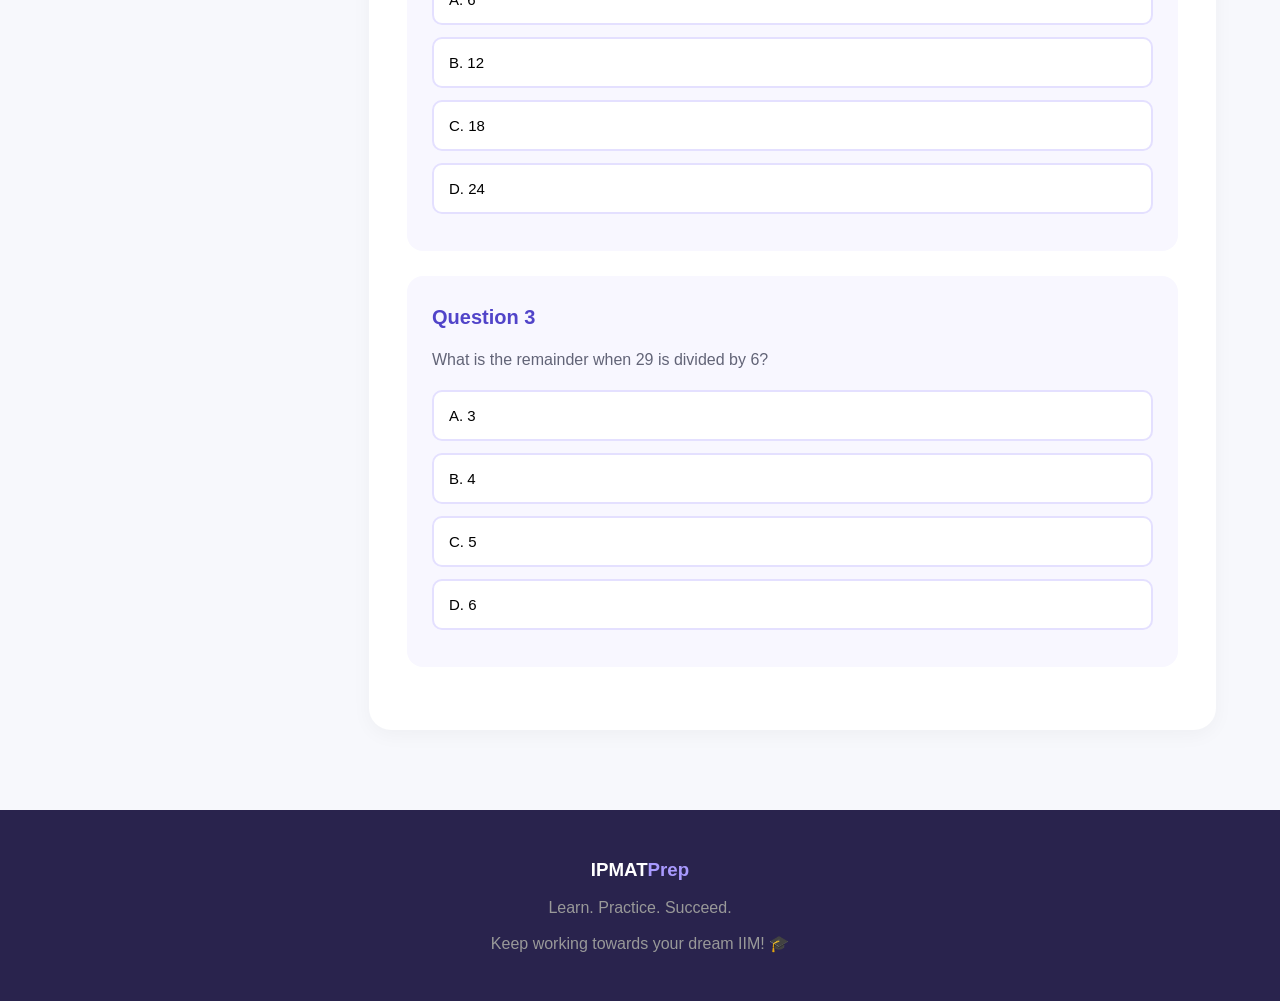
<file: number-system.html>
<!DOCTYPE html>
<html lang="en">

<head>

    <meta charset="UTF-8">
    <meta name="viewport" content="width=device-width, initial-scale=1.0">

    <title>Number System | IPMAT Prep</title>

    <link rel="stylesheet" href="style.css">

</head>

<body class="lesson-page">

    <!-- NAVBAR -->

    <header class="navbar">

        <div class="logo">
            IPMAT<span>Prep</span>
        </div>

        <nav>
            <a href="index.html">Home</a>
            <a href="index.html#learn">Courses</a>
            <a href="mock-test.html">Mock Test</a>
        </nav>

        <a href="index.html" class="back-button">
            ← Back to Learning
        </a>

    </header>


    <!-- COURSE HERO -->

    <section class="lesson-hero">

        <div class="lesson-hero-content">

            <span class="course-label">QUANTITATIVE ABILITY</span>

            <h1>Number System 🔢</h1>

            <p>
                Master numbers from the very basics to advanced
                IPMAT-level questions.
            </p>

            <div class="lesson-stats">

                <div>
                    <strong>15+</strong>
                    <span>Major Topics</span>
                </div>

                <div>
                    <strong>100+</strong>
                    <span>Practice Questions</span>
                </div>

                <div>
                    <strong>Beginner</strong>
                    <span>To Advanced</span>
                </div>

            </div>

        </div>

    </section>


    <!-- COURSE LAYOUT -->

    <section class="lesson-layout">


        <!-- SIDEBAR -->

        <aside class="lesson-sidebar">

            <h3>📚 Chapter Contents</h3>

            <a href="#introduction">1. Introduction</a>
            <a href="#number-types">2. Types of Numbers</a>
            <a href="#properties">3. Properties of Numbers</a>
            <a href="#prime">4. Prime Numbers</a>
            <a href="#divisibility">5. Divisibility Rules</a>
            <a href="#factors">6. Factors and Multiples</a>
            <a href="#hcf-lcm">7. HCF and LCM</a>
            <a href="#remainders">8. Remainders</a>
            <a href="#unit-digits">9. Unit Digits</a>
            <a href="#factorials">10. Factorials</a>
            <a href="#practice">11. Practice Questions</a>

        </aside>


        <!-- MAIN CONTENT -->

        <main class="lesson-content">


            <!-- INTRODUCTION -->

            <article class="lesson-card" id="introduction">

                <span class="topic-number">TOPIC 01</span>

                <h2>Introduction to Number System</h2>

                <p>
                    The Number System is one of the most fundamental
                    topics in Quantitative Aptitude.
                </p>

                <p>
                    Almost every mathematical calculation involves
                    numbers. Understanding how numbers are classified
                    and how they behave helps us solve problems
                    efficiently.
                </p>

                <h3>Why is Number System important for IPMAT?</h3>

                <ul>
                    <li>Builds strong mathematical fundamentals.</li>
                    <li>Helps in solving arithmetic problems.</li>
                    <li>Improves calculation speed.</li>
                    <li>Forms the foundation for advanced mathematics.</li>
                </ul>

                <div class="concept-box">

                    <strong>Remember:</strong>

                    Number System is not just about memorising
                    formulas. It is about understanding how numbers
                    work.

                </div>

            </article>


            <!-- TYPES OF NUMBERS -->

            <article class="lesson-card" id="number-types">

                <span class="topic-number">TOPIC 02</span>

                <h2>Types of Numbers</h2>

                <p>
                    Numbers can be classified into different
                    categories based on their properties.
                </p>


                <h3>1. Natural Numbers (N)</h3>

                <p>
                    Natural numbers are counting numbers starting
                    from 1.
                </p>

                <div class="formula-box">
                    N = {1, 2, 3, 4, 5, 6, ...}
                </div>

                <p><strong>Examples:</strong> 1, 5, 25, 100</p>


                <h3>2. Whole Numbers (W)</h3>

                <p>
                    Whole numbers include zero and all natural numbers.
                </p>

                <div class="formula-box">
                    W = {0, 1, 2, 3, 4, 5, ...}
                </div>


                <h3>3. Integers (Z)</h3>

                <p>
                    Integers include positive numbers, negative
                    numbers and zero.
                </p>

                <div class="formula-box">
                    Z = {..., -3, -2, -1, 0, 1, 2, 3, ...}
                </div>


                <h3>4. Rational Numbers (Q)</h3>

                <p>
                    A rational number is any number that can be
                    expressed in the form:
                </p>

                <div class="formula-box">
                    p / q, where q ≠ 0
                </div>

                <p><strong>Examples:</strong></p>

                <ul>
                    <li>1/2</li>
                    <li>3/4</li>
                    <li>-5/7</li>
                    <li>8 (because 8 = 8/1)</li>
                    <li>0.25 (because 0.25 = 1/4)</li>
                </ul>


                <h3>5. Irrational Numbers</h3>

                <p>
                    Irrational numbers cannot be expressed as a
                    ratio of two integers.
                </p>

                <p>
                    Their decimal expansions are non-terminating
                    and non-repeating.
                </p>

                <p><strong>Examples:</strong></p>

                <ul>
                    <li>√2</li>
                    <li>√3</li>
                    <li>π</li>
                    <li>√5</li>
                </ul>


                <h3>6. Real Numbers (R)</h3>

                <p>
                    Real numbers include both rational and
                    irrational numbers.
                </p>

                <div class="concept-box">
                    Real Numbers = Rational Numbers + Irrational Numbers
                </div>

            </article>


            <!-- PROPERTIES -->

            <article class="lesson-card" id="properties">

                <span class="topic-number">TOPIC 03</span>

                <h2>Properties of Numbers</h2>

                <p>
                    Understanding number properties helps simplify
                    mathematical calculations.
                </p>

                <h3>1. Commutative Property</h3>

                <p>
                    Changing the order of numbers does not change
                    the result of addition or multiplication.
                </p>

                <div class="formula-box">
                    a + b = b + a
                    <br><br>
                    a × b = b × a
                </div>

                <p>Example: 5 + 3 = 3 + 5 = 8</p>


                <h3>2. Associative Property</h3>

                <p>
                    Changing the grouping of numbers does not
                    change the result of addition or multiplication.
                </p>

                <div class="formula-box">
                    (a + b) + c = a + (b + c)
                    <br><br>
                    (a × b) × c = a × (b × c)
                </div>


                <h3>3. Distributive Property</h3>

                <div class="formula-box">
                    a × (b + c) = ab + ac
                </div>

                <p>Example:</p>

                <p>
                    5 × (10 + 2)
                    <br>
                    = 5 × 10 + 5 × 2
                    <br>
                    = 50 + 10
                    <br>
                    = 60
                </p>


                <h3>4. Identity Property</h3>

                <div class="formula-box">
                    a + 0 = a
                    <br><br>
                    a × 1 = a
                </div>

            </article>


            <!-- PRIME NUMBERS -->

            <article class="lesson-card" id="prime">

                <span class="topic-number">TOPIC 04</span>

                <h2>Prime and Composite Numbers</h2>

                <h3>Prime Numbers</h3>

                <p>
                    A prime number is a natural number greater
                    than 1 that has exactly two distinct positive
                    factors: 1 and itself.
                </p>

                <p><strong>Examples:</strong></p>

                <div class="formula-box">
                    2, 3, 5, 7, 11, 13, 17, 19, 23, 29
                </div>

                <h3>Composite Numbers</h3>

                <p>
                    A composite number is a natural number greater
                    than 1 that has more than two positive factors.
                </p>

                <p><strong>Examples:</strong></p>

                <div class="formula-box">
                    4, 6, 8, 9, 10, 12, 14, 15
                </div>

                <div class="warning-box">
                    <strong>Important:</strong>
                    The number 1 is neither prime nor composite.
                    The number 2 is the only even prime number.
                </div>

            </article>


            <!-- DIVISIBILITY -->

            <article class="lesson-card" id="divisibility">

                <span class="topic-number">TOPIC 05</span>

                <h2>Divisibility Rules</h2>

                <p>
                    Divisibility rules help determine whether a
                    number is divisible by another number without
                    performing long division.
                </p>

                <table class="study-table">

                    <tr>
                        <th>Number</th>
                        <th>Divisibility Rule</th>
                    </tr>

                    <tr>
                        <td>2</td>
                        <td>Last digit must be even.</td>
                    </tr>

                    <tr>
                        <td>3</td>
                        <td>Sum of digits must be divisible by 3.</td>
                    </tr>

                    <tr>
                        <td>4</td>
                        <td>Last two digits must be divisible by 4.</td>
                    </tr>

                    <tr>
                        <td>5</td>
                        <td>Last digit must be 0 or 5.</td>
                    </tr>

                    <tr>
                        <td>6</td>
                        <td>Number must be divisible by both 2 and 3.</td>
                    </tr>

                    <tr>
                        <td>8</td>
                        <td>Last three digits must be divisible by 8.</td>
                    </tr>

                    <tr>
                        <td>9</td>
                        <td>Sum of digits must be divisible by 9.</td>
                    </tr>

                    <tr>
                        <td>10</td>
                        <td>Last digit must be 0.</td>
                    </tr>

                    <tr>
                        <td>11</td>
                        <td>Alternating sum of digits must be divisible by 11.</td>
                    </tr>

                </table>


                <h3>Solved Example</h3>

                <div class="example-box">

                    <strong>Question:</strong>

                    Is 729 divisible by 9?

                    <br><br>

                    <strong>Solution:</strong>

                    Sum of digits = 7 + 2 + 9

                    <br>

                    = 18

                    <br><br>

                    Since 18 is divisible by 9, 729 is also
                    divisible by 9.

                </div>

            </article>


            <!-- FACTORS -->

            <article class="lesson-card" id="factors">

                <span class="topic-number">TOPIC 06</span>

                <h2>Factors and Multiples</h2>

                <h3>Factors</h3>

                <p>
                    A factor of a number divides that number
                    completely without leaving a remainder.
                </p>

                <p>
                    Factors of 12:
                </p>

                <div class="formula-box">
                    1, 2, 3, 4, 6, 12
                </div>


                <h3>Multiples</h3>

                <p>
                    Multiples are obtained by multiplying a
                    number by integers.
                </p>

                <p>
                    Multiples of 5:
                </p>

                <div class="formula-box">
                    5, 10, 15, 20, 25, 30, ...
                </div>

            </article>


            <!-- HCF AND LCM -->

            <article class="lesson-card" id="hcf-lcm">

                <span class="topic-number">TOPIC 07</span>

                <h2>HCF and LCM</h2>

                <h3>Highest Common Factor (HCF)</h3>

                <p>
                    HCF is the greatest number that divides two
                    or more given numbers exactly.
                </p>

                <h3>Lowest Common Multiple (LCM)</h3>

                <p>
                    LCM is the smallest positive number that is
                    exactly divisible by two or more given numbers.
                </p>

                <h3>Important Formula</h3>

                <div class="formula-box">
                    For two positive integers:
                    <br><br>
                    HCF × LCM = Product of the two numbers
                </div>


                <h3>Solved Example</h3>

                <div class="example-box">

                    Find the HCF and LCM of 12 and 18.

                    <br><br>

                    Factors of 12: 1, 2, 3, 4, 6, 12.

                    <br>

                    Factors of 18: 1, 2, 3, 6, 9, 18.

                    <br><br>

                    HCF = 6.

                    <br><br>

                    Multiples of 12: 12, 24, 36, ...

                    <br>

                    Multiples of 18: 18, 36, 54, ...

                    <br><br>

                    LCM = 36.

                </div>

            </article>


            <!-- REMAINDERS -->

            <article class="lesson-card" id="remainders">

                <span class="topic-number">TOPIC 08</span>

                <h2>Remainders</h2>

                <p>
                    When one integer is divided by another,
                    the number left over is called the remainder.
                </p>

                <div class="formula-box">
                    Dividend = Divisor × Quotient + Remainder
                </div>

                <h3>Example</h3>

                <p>
                    When 17 is divided by 5:
                </p>

                <div class="formula-box">
                    17 = 5 × 3 + 2
                    <br><br>
                    Remainder = 2
                </div>

                <p>
                    Remainder problems become particularly
                    important in advanced aptitude questions.
                </p>

            </article>


            <!-- UNIT DIGITS -->

            <article class="lesson-card" id="unit-digits">

                <span class="topic-number">TOPIC 09</span>

                <h2>Unit Digits and Cyclicity</h2>

                <p>
                    The unit digit is the last digit of a number.
                </p>

                <p>
                    In large exponent problems, the unit digit
                    often repeats in a cycle.
                </p>

                <h3>Example: Powers of 2</h3>

                <div class="formula-box">
                    2¹ = 2
                    <br>
                    2² = 4
                    <br>
                    2³ = 8
                    <br>
                    2⁴ = 16
                    <br>
                    2⁵ = 32
                </div>

                <p>
                    The unit digits follow the repeating pattern:
                </p>

                <div class="formula-box">
                    2, 4, 8, 6
                </div>

                <p>
                    This repeating pattern is called cyclicity.
                </p>

            </article>


            <!-- FACTORIALS -->

            <article class="lesson-card" id="factorials">

                <span class="topic-number">TOPIC 10</span>

                <h2>Factorials</h2>

                <p>
                    The factorial of a positive integer is the
                    product of all positive integers up to that number.
                </p>

                <div class="formula-box">
                    5! = 5 × 4 × 3 × 2 × 1
                    <br><br>
                    5! = 120
                </div>

                <h3>Important Rules</h3>

                <div class="formula-box">
                    0! = 1
                    <br><br>
                    1! = 1
                    <br><br>
                    n! = n × (n - 1)!
                </div>

                <p>
                    Factorials are also important in permutations
                    and combinations.
                </p>

            </article>


            <!-- PRACTICE -->

            <article class="lesson-card" id="practice">

                <span class="topic-number">CHAPTER PRACTICE</span>

                <h2>Test Your Understanding! 🏆</h2>

                <p>
                    Try these questions after studying the concepts.
                </p>

                <div class="practice-question">

                    <h3>Question 1</h3>

                    <p>Which of the following is neither prime nor composite?</p>

                    <button onclick="checkAnswer(this, false)">A. 0</button>
                    <button onclick="checkAnswer(this, true)">B. 1</button>
                    <button onclick="checkAnswer(this, false)">C. 2</button>
                    <button onclick="checkAnswer(this, false)">D. 3</button>

                </div>


                <div class="practice-question">

                    <h3>Question 2</h3>

                    <p>What is the HCF of 24 and 36?</p>

                    <button onclick="checkAnswer(this, false)">A. 6</button>
                    <button onclick="checkAnswer(this, true)">B. 12</button>
                    <button onclick="checkAnswer(this, false)">C. 18</button>
                    <button onclick="checkAnswer(this, false)">D. 24</button>

                </div>


                <div class="practice-question">

                    <h3>Question 3</h3>

                    <p>What is the remainder when 29 is divided by 6?</p>

                    <button onclick="checkAnswer(this, false)">A. 3</button>
                    <button onclick="checkAnswer(this, false)">B. 4</button>
                    <button onclick="checkAnswer(this, true)">C. 5</button>
                    <button onclick="checkAnswer(this, false)">D. 6</button>

                </div>

                <p id="practiceFeedback"></p>

            </article>


        </main>

    </section>


    <footer class="footer">

        <h3>IPMAT<span>Prep</span></h3>

        <p>Learn. Practice. Succeed.</p>

        <p>Keep working towards your dream IIM! 🎓</p>

    </footer>


    <script>

        function checkAnswer(button, correct) {

            if (button.parentElement.dataset.answered === "true") {
                return; 
            }

            button.parentElement.dataset.answered = "true";

            if (correct) {

                button.style.background = "#dcfce7";
                button.style.borderColor = "#22c55e";
                button.style.color = "#15803d";

            } else {

                button.style.background = "#fee2e2";
                button.style.borderColor = "#ef4444";
                button.style.color = "#dc2626";

            }

        }

    </script>

</body>

</html>
</file>
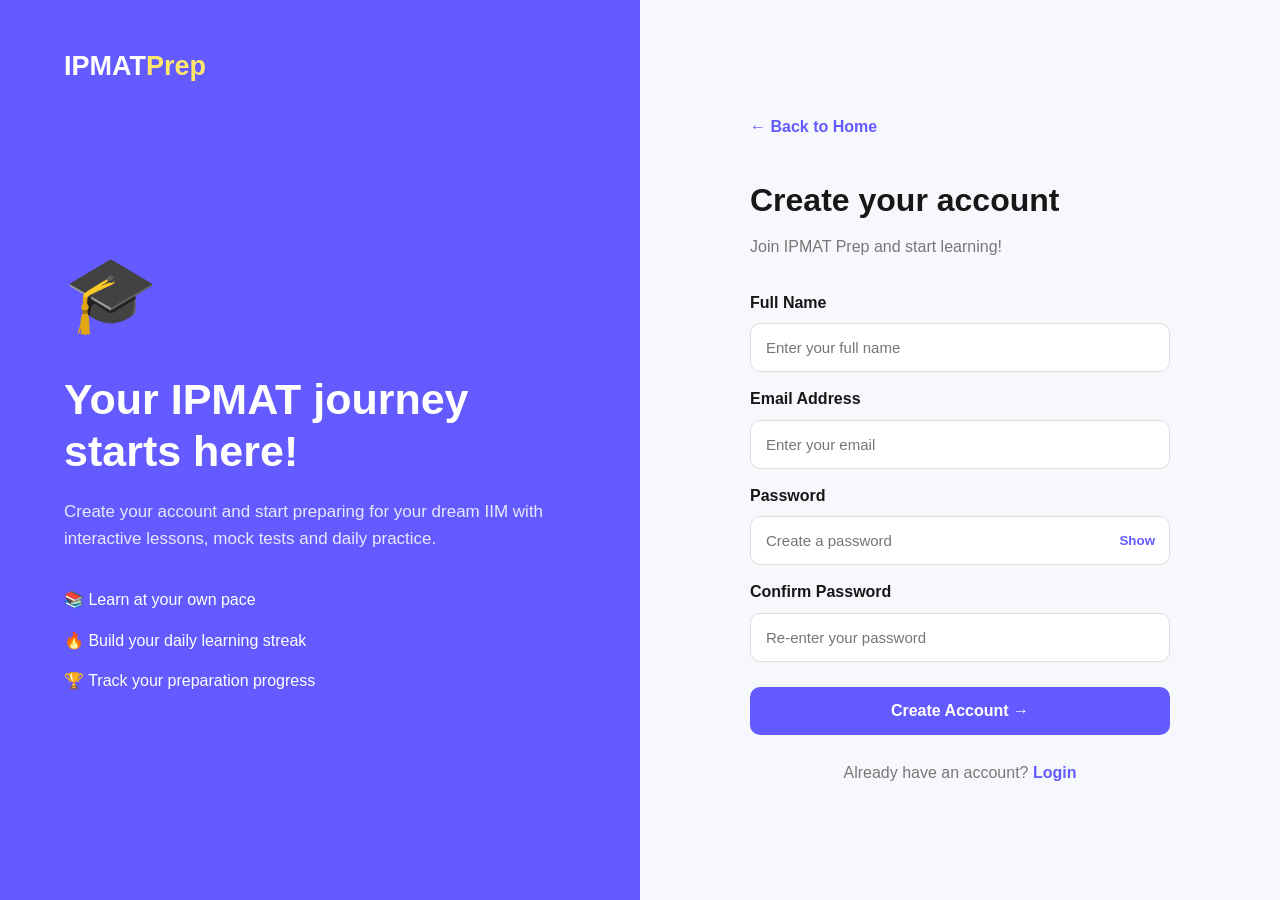
<file: signup.html>
<!DOCTYPE html>
<html lang="en">

<head>
    <meta charset="UTF-8">
    <meta name="viewport" content="width=device-width, initial-scale=1.0">

    <title>Sign Up | IPMAT Prep</title>

    <link rel="stylesheet" href="style.css">
</head>

<body class="auth-page">

    <div class="auth-container">

        <!-- LEFT SIDE -->

        <div class="auth-welcome">

            <a href="index.html" class="auth-logo">
                IPMAT<span>Prep</span>
            </a>

            <div class="welcome-content">

                <div class="welcome-emoji">🎓</div>

                <h1>Your IPMAT journey starts here!</h1>

                <p>
                    Create your account and start preparing
                    for your dream IIM with interactive lessons,
                    mock tests and daily practice.
                </p>

                <div class="welcome-points">
                    <p>📚 Learn at your own pace</p>
                    <p>🔥 Build your daily learning streak</p>
                    <p>🏆 Track your preparation progress</p>
                </div>

            </div>

        </div>


        <!-- RIGHT SIDE -->

        <div class="auth-form-section">

            <div class="auth-form">

                <a href="index.html" class="back-home">
                    ← Back to Home
                </a>

                <h2>Create your account</h2>

                <p class="auth-subtitle">
                    Join IPMAT Prep and start learning!
                </p>

                <form id="signupForm">

                    <label for="fullname">Full Name</label>

                    <input
                        type="text"
                        id="fullname"
                        placeholder="Enter your full name"
                        required
                    >

                    <label for="signupEmail">Email Address</label>

                    <input
                        type="email"
                        id="signupEmail"
                        placeholder="Enter your email"
                        required
                    >

                    <label for="signupPassword">Password</label>

                    <div class="password-box">

                        <input
                            type="password"
                            id="signupPassword"
                            placeholder="Create a password"
                            minlength="8"
                            required
                        >

                        <button
                            type="button"
                            id="toggleSignupPassword">
                            Show
                        </button>

                    </div>

                    <label for="confirmPassword">Confirm Password</label>

                    <input
                        type="password"
                        id="confirmPassword"
                        placeholder="Re-enter your password"
                        minlength="8"
                        required
                    >

                    <button type="submit" class="auth-submit signup-submit">
                        Create Account →
                    </button>

                </form>

                <p class="auth-switch">
                    Already have an account?
                    <a href="login.html">Login</a>
                </p>

            </div>

        </div>

    </div>

    <script src="script.js"></script>

</body>
</html>
</file>
<file: style.css>
/* =========================
   GENERAL
========================= */

* {
    margin: 0;
    padding: 0;
    box-sizing: border-box;
}

html {
    scroll-behavior: smooth;
}

body {
    font-family: Arial, sans-serif;
    background: #f7f8fc;
    color: #171717;
    line-height: 1.6;
}


/* =========================
   NAVBAR
========================= */

.navbar {
    height: 75px;
    display: flex;
    align-items: center;
    justify-content: space-between;

    padding: 0 8%;

    background: white;

    border-bottom: 1px solid #eeeeee;

    position: sticky;
    top: 0;
    z-index: 1000;
}

.logo {
    font-size: 24px;
    font-weight: bold;
}

.logo span {
    color: #635bff;
}

nav {
    display: flex;
    gap: 30px;
}

nav a {
    text-decoration: none;
    color: #555;
    font-size: 15px;
}

nav a:hover {
    color: #635bff;
}

.nav-button {
    background: #635bff;
    color: white;

    border: none;

    padding: 11px 20px;

    border-radius: 8px;

    cursor: pointer;
}
/* =========================
   LOGIN & SIGNUP BUTTONS
========================= */

.auth-buttons {
    display: flex;
    align-items: center;
    gap: 12px;
}

.login-button {
    background: transparent;
    color: #635bff;

    border: 1px solid #635bff;

    padding: 11px 22px;

    border-radius: 8px;

    font-weight: bold;

    cursor: pointer;

    transition: 0.3s;
}

.login-button:hover {
    background: #f0efff;
}

.signup-button {
    background: #635bff;
    color: white;

    border: 1px solid #635bff;

    padding: 11px 22px;

    border-radius: 8px;

    font-weight: bold;

    cursor: pointer;

    transition: 0.3s;
}

.signup-button:hover {
    background: #5048e5;
}


/* =========================
   HERO
========================= */

/* =========================
   INTERACTIVE HERO
========================= */

.hero {
    min-height: 680px;
    display: flex;
    align-items: center;
    justify-content: space-between;
    gap: 50px;
    padding: 90px 10%;
    position: relative;
    overflow: hidden;

    background: linear-gradient(
        135deg,
        #f5f3ff,
        #ffffff,
        #fff4ed
    );
}

/* Floating background circles */

.hero::before,
.hero::after {
    content: "";
    position: absolute;
    border-radius: 50%;
    filter: blur(2px);
    z-index: 0;
    animation: float 6s ease-in-out infinite;
}

.hero::before {
    width: 250px;
    height: 250px;
    background: #dedaff;
    top: -80px;
    right: 15%;
    opacity: 0.6;
}

.hero::after {
    width: 180px;
    height: 180px;
    background: #ffe1cc;
    bottom: -60px;
    left: 35%;
    opacity: 0.7;
}

.hero-content,
.hero-card {
    position: relative;
    z-index: 1;
}

.hero-content {
    max-width: 650px;
    animation: slideIn 0.9s ease;
}

.hero .small-heading {
    display: inline-block;
    background: #e8e5ff;
    padding: 9px 16px;
    border-radius: 30px;
    color: #635bff;
    font-size: 12px;
    font-weight: bold;
    letter-spacing: 1.5px;
    margin-bottom: 22px;
}

.hero h1 {
    font-size: 68px;
    line-height: 1.08;
    margin-bottom: 25px;
    color: #202044;
}

.hero h1 span {
    color: #635bff;
}

.hero-description {
    color: #666;
    font-size: 18px;
    max-width: 550px;
    margin-bottom: 30px;
}

/* Hero buttons */

.hero-buttons {
    display: flex;
    gap: 15px;
    flex-wrap: wrap;
}

.primary-button,
.secondary-button {
    display: inline-block;
    padding: 15px 25px;
    border-radius: 12px;
    text-decoration: none;
    font-weight: bold;
    border: none;
    cursor: pointer;
    transition: 0.3s ease;
}

.primary-button {
    background: #635bff;
    color: white;
    box-shadow: 0 8px 20px #635bff35;
}

.primary-button:hover {
    background: #5048e5;
    transform: translateY(-4px);
    box-shadow: 0 12px 25px #635bff50;
}

.secondary-button {
    background: white;
    color: #333;
    border: 1px solid #e5e5e5;
}

.secondary-button:hover {
    background: #f0efff;
    color: #635bff;
    transform: translateY(-4px);
}

/* Hero preparation card */

.hero-card {
    width: 340px;
    min-width: 300px;
    padding: 35px;
    border-radius: 25px;
    background: white;
    border: 1px solid #eeeaff;
    box-shadow: 0 25px 60px rgba(70, 55, 150, 0.12);
    animation: cardFloat 4s ease-in-out infinite;
}

.hero-card > p:first-child {
    color: #777;
    font-weight: bold;
    font-size: 14px;
}

.hero-card h2 {
    color: #24204b;
    font-size: 28px;
    margin: 10px 0 25px;
}

.progress-bar {
    width: 100%;
    height: 12px;
    background: #eeeaff;
    border-radius: 20px;
    overflow: hidden;
}

.progress {
    width: 35%;
    height: 100%;
    background: linear-gradient(
        90deg,
        #635bff,
        #a69fff
    );
    border-radius: 20px;
    animation: progressGrow 2s ease;
}

.progress-text {
    margin-top: 15px;
    font-size: 14px;
    color: #777;
}

/* Animations */

@keyframes float {
    0%, 100% {
        transform: translateY(0);
    }

    50% {
        transform: translateY(-25px);
    }
}

@keyframes cardFloat {
    0%, 100% {
        transform: translateY(0) rotate(0deg);
    }

    50% {
        transform: translateY(-12px) rotate(1deg);
    }
}

@keyframes slideIn {
    from {
        opacity: 0;
        transform: translateX(-35px);
    }

    to {
        opacity: 1;
        transform: translateX(0);
    }
}

@keyframes progressGrow {
    from {
        width: 0;
    }

    to {
        width: 35%;
    }
}

/* =========================
   BUTTONS
========================= */

.hero-buttons {
    display: flex;
    gap: 15px;
}

.primary-button,
.secondary-button {
    padding: 13px 22px;

    border-radius: 8px;

    text-decoration: none;

    font-weight: bold;

    border: none;

    cursor: pointer;
}

.primary-button {
    background: #635bff;
    color: white;
}

.secondary-button {
    background: #eeeeee;
    color: #222;
}


/* =========================
   HERO CARD
========================= */

.hero-card {
    width: 320px;

    padding: 35px;

    border-radius: 20px;

    background: #f5f3ff;

    box-shadow: 0 20px 50px rgba(0, 0, 0, 0.08);
}

.hero-card h2 {
    margin: 10px 0 25px;
}

.progress-bar {
    width: 100%;

    height: 10px;

    background: #ddd;

    border-radius: 10px;

    overflow: hidden;
}

.progress {
    width: 35%;

    height: 100%;

    background: #635bff;
}

.progress-text {
    margin-top: 15px;

    font-size: 14px;

    color: #666;
}


/* =========================
   SECTIONS
========================= */

.section {
    padding: 100px 10%;
}

.section-heading {
    text-align: center;

    max-width: 650px;

    margin: 0 auto 50px;
}

.section-heading h2 {
    font-size: 40px;

    margin-bottom: 10px;
}

.section-heading > p:last-child {
    color: #666;
}


/* =========================
   INTERACTIVE COURSE CARDS
========================= */

.course-container {
    display: grid;
    grid-template-columns: repeat(3, 1fr);
    gap: 25px;
}

.course-card {
    background: white;
    padding: 35px;
    border-radius: 22px;
    border: 2px solid transparent;
    transition: all 0.35s ease;
    position: relative;
    overflow: hidden;
}

/* Individual card colours */

.course-card:nth-child(1) {
    background: #f1efff;
    border-color: #e1dcff;
}

.course-card:nth-child(2) {
    background: #fff2e9;
    border-color: #ffe2cf;
}

.course-card:nth-child(3) {
    background: #eafff1;
    border-color: #d3f5df;
}

/* Hover effects */

.course-card:hover {
    transform: translateY(-12px) scale(1.02);
    box-shadow: 0 20px 40px rgba(0, 0, 0, 0.10);
}

/* Course icons */

.course-icon {
    width: 65px;
    height: 65px;
    display: flex;
    align-items: center;
    justify-content: center;
    border-radius: 18px;
    font-size: 30px;
    font-weight: bold;
    margin-bottom: 25px;
    animation: iconFloat 3s ease-in-out infinite;
}

.course-card:nth-child(1) .course-icon {
    background: #ded8ff;
    color: #635bff;
}

.course-card:nth-child(2) .course-icon {
    background: #ffddc7;
    color: #ed803d;
}

.course-card:nth-child(3) .course-icon {
    background: #c9f5d9;
    color: #249b55;
}

/* Card text */

.course-card h3 {
    font-size: 21px;
    margin-bottom: 12px;
    color: #222;
}

.course-card p {
    color: #666;
    margin-bottom: 25px;
}

/* Learning links */

.course-card a {
    display: inline-block;
    text-decoration: none;
    font-weight: bold;
    color: #635bff;
    transition: 0.3s;
}

.course-card a:hover {
    transform: translateX(6px);
}

/* Icon animation */

@keyframes iconFloat {
    0%, 100% {
        transform: translateY(0);
    }

    50% {
        transform: translateY(-7px);
    }
}

/* Mobile */

@media (max-width: 800px) {
    .course-container {
        grid-template-columns: 1fr;
    }
}


/* =========================
   MOCK TEST
========================= */

.test-section {
    padding: 100px 10%;

    background: #111;
    color: white;
}

.test-section .section-heading > p:last-child {
    color: #aaa;
}

.test-container {
    max-width: 900px;

    margin: auto;

    padding: 35px;

    border-radius: 15px;

    background: #1e1e1e;

    display: flex;

    align-items: center;

    justify-content: space-between;
}

.test-label {
    color: #aaa;

    font-size: 12px;

    letter-spacing: 2px;
}

.test-container h3 {
    font-size: 28px;

    margin: 8px 0;
}

.test-container p {
    color: #aaa;
}


/* =========================
   INTERVIEW
========================= */

.interview-section {
    padding: 120px 10%;

    background: #635bff;

    color: white;
}

.interview-content {
    max-width: 700px;

    margin: auto;

    text-align: center;
}

.interview-content .small-heading {
    color: white;
}

.interview-content h2 {
    font-size: 45px;

    line-height: 1.1;

    margin-bottom: 20px;
}

.interview-content p {
    margin-bottom: 30px;
}


/* =========================
   FOOTER
========================= */

footer {
    background: #111;

    color: white;

    text-align: center;

    padding: 50px 20px;
}

footer p {
    color: #999;

    margin-top: 10px;
}


/* =========================
   MOBILE
========================= */

@media (max-width: 800px) {

    .navbar {
        padding: 0 5%;
    }

    nav {
        display: none;
    }

    .hero {
    flex-direction: column;
    text-align: center;
    gap: 45px;
    padding: 70px 5%;
}

    .hero h1 {
    font-size: 45px;
}

    .hero-description {
    margin-left: auto;
    margin-right: auto;
}

    .hero-buttons {
    justify-content: center;
}

    .hero-card {
    width: 100%;
    max-width: 340px;
}
}
/* =========================
   AUTHENTICATION PAGES
========================= */

.auth-page {
    min-height: 100vh;
    background: #f7f8fc;
}

.auth-container {
    min-height: 100vh;
    display: grid;
    grid-template-columns: 1fr 1fr;
}

/* LEFT SIDE */

.auth-welcome {
    background: #635bff;
    color: white;
    padding: 45px 10%;
    display: flex;
    flex-direction: column;
}

.auth-logo {
    font-size: 27px;
    font-weight: bold;
    color: white;
    text-decoration: none;
}

.auth-logo span {
    color: #ffe66d;
}

.welcome-content {
    margin: auto 0;
    max-width: 480px;
}

.welcome-emoji {
    font-size: 75px;
    margin-bottom: 20px;
}

.welcome-content h1 {
    font-size: 43px;
    line-height: 1.2;
    margin-bottom: 20px;
}

.welcome-content > p {
    font-size: 17px;
    color: #e9e7ff;
}

.welcome-points {
    margin-top: 35px;
}

.welcome-points p {
    margin: 15px 0;
    font-size: 16px;
}

/* RIGHT SIDE */

.auth-form-section {
    display: flex;
    align-items: center;
    justify-content: center;
    padding: 40px;
}

.auth-form {
    width: 100%;
    max-width: 420px;
}

.back-home {
    display: inline-block;
    color: #635bff;
    text-decoration: none;
    margin-bottom: 35px;
    font-weight: bold;
}

.auth-form h2 {
    font-size: 32px;
    margin-bottom: 8px;
}

.auth-subtitle {
    color: #777;
    margin-bottom: 30px;
}

.auth-form form > label {
    display: block;
    font-weight: bold;
    margin-bottom: 8px;
    margin-top: 20px;
}

.auth-form input[type="email"],
.auth-form input[type="password"],
.auth-form input[type="text"] {
    width: 100%;
    padding: 15px;
    border: 1px solid #ddd;
    border-radius: 10px;
    font-size: 15px;
    outline: none;
    background: white;
}

.auth-form input:focus {
    border-color: #635bff;
    box-shadow: 0 0 0 3px #635bff18;
}

/* PASSWORD */

.password-box {
    display: flex;
    align-items: center;
    position: relative;
}

.password-box input {
    padding-right: 65px !important;
}

.password-box button {
    position: absolute;
    right: 15px;
    background: none;
    border: none;
    color: #635bff;
    font-weight: bold;
    cursor: pointer;
}

/* FORM OPTIONS */

.form-options {
    display: flex;
    justify-content: space-between;
    align-items: center;
    margin: 20px 0;
    font-size: 13px;
}

.remember-label {
    display: flex;
    align-items: center;
    gap: 7px;
}

.form-options a {
    color: #635bff;
    text-decoration: none;
}

/* SUBMIT */

.auth-submit {
    width: 100%;
    padding: 15px;
    border: none;
    border-radius: 10px;
    background: #635bff;
    color: white;
    font-size: 16px;
    font-weight: bold;
    cursor: pointer;
    transition: 0.3s;
}

.auth-submit:hover {
    background: #5048e5;
    transform: translateY(-2px);
}

.auth-switch {
    text-align: center;
    margin-top: 25px;
    color: #777;
}

.auth-switch a {
    color: #635bff;
    font-weight: bold;
    text-decoration: none;
}

/* MOBILE */

}
@media (max-width: 800px) {

    .auth-container {
        grid-template-columns: 1fr;
    }

    .auth-welcome {
        padding: 30px;
        min-height: 350px;
    }

    .welcome-content {
        margin: 50px 0 20px;
    }

    .welcome-content h1 {
        font-size: 32px;
    }

    .welcome-points {
        display: none;
    }

    .auth-form-section {
        padding: 35px 25px;
    }

}
/* =========================
   SIGNUP PAGE
========================= */

.signup-submit {
    margin-top: 25px;
}

#signupForm > label {
    margin-top: 14px;
}
/* =========================
   DAILY CHALLENGE
========================= */

.daily-challenge {
    padding: 90px 10%;
    background: linear-gradient(135deg, #f0efff, #fff4eb);
}

.challenge-container {
    max-width: 1100px;
    margin: auto;
    display: grid;
    grid-template-columns: 1fr 1fr;
    align-items: center;
    gap: 60px;
}

/* LEFT CONTENT */

.challenge-label {
    display: inline-block;
    background: #ffe4bd;
    color: #d97706;
    padding: 9px 16px;
    border-radius: 30px;
    font-size: 13px;
    font-weight: bold;
    margin-bottom: 20px;
}

.challenge-info h2 {
    font-size: 42px;
    line-height: 1.2;
    color: #242044;
    margin-bottom: 20px;
}

.challenge-info > p {
    color: #666;
    font-size: 17px;
    margin-bottom: 25px;
}

.challenge-stats {
    display: flex;
    flex-wrap: wrap;
    gap: 12px;
}

.challenge-stats span {
    background: white;
    padding: 10px 14px;
    border-radius: 12px;
    font-size: 13px;
    font-weight: bold;
}

/* QUESTION CARD */

.challenge-card {
    background: white;
    padding: 35px;
    border-radius: 25px;
    box-shadow: 0 20px 50px rgba(0, 0, 0, 0.08);
    transition: 0.3s;
}

.challenge-card:hover {
    transform: translateY(-7px);
}

.question-category {
    color: #635bff;
    font-size: 12px;
    font-weight: bold;
    letter-spacing: 1px;
}

.challenge-card h3 {
    font-size: 23px;
    margin: 18px 0 25px;
    color: #222;
}

/* ANSWER BUTTONS */

.challenge-options {
    display: grid;
    grid-template-columns: 1fr 1fr;
    gap: 12px;
}

.answer-option {
    padding: 15px;
    border: 2px solid #eee;
    background: #fafafa;
    border-radius: 12px;
    font-size: 15px;
    font-weight: bold;
    cursor: pointer;
    transition: 0.3s;
}

.answer-option:hover {
    border-color: #635bff;
    background: #f0efff;
    transform: translateY(-3px);
}

#challengeFeedback {
    margin-top: 22px;
    font-weight: bold;
    color: #635bff;
}

/* MOBILE */

@media (max-width: 800px) {

    .challenge-container {
        grid-template-columns: 1fr;
        gap: 35px;
    }

    .challenge-info h2 {
        font-size: 32px;
    }

    .challenge-card {
        padding: 25px;
    }

}
/* =========================
   STUDY DASHBOARD
========================= */

.dashboard-section {
    padding: 80px 8%;
    background: linear-gradient(135deg, #f5f3ff, #eef7ff);
}

.dashboard-section .section-heading {
    text-align: center;
    margin-bottom: 45px;
}

.dashboard-section .small-heading {
    color: #7c3aed;
    font-weight: 800;
    letter-spacing: 2px;
    margin-bottom: 10px;
}

.dashboard-section .section-heading h2 {
    font-size: 36px;
    color: #25204a;
    margin-bottom: 12px;
}

.dashboard-section .section-heading p {
    color: #777;
}

/* DASHBOARD CARDS */

.dashboard-container {
    display: grid;
    grid-template-columns: repeat(4, 1fr);
    gap: 22px;
    max-width: 1100px;
    margin: auto;
}

.dashboard-card {
    padding: 30px 20px;
    border-radius: 22px;
    text-align: center;
    background: white;
    box-shadow: 0 8px 25px rgba(0, 0, 0, 0.06);
    transition: 0.3s ease;
    border-bottom: 5px solid transparent;
}

.dashboard-card:hover {
    transform: translateY(-8px);
    box-shadow: 0 15px 30px rgba(0, 0, 0, 0.12);
}

.dashboard-icon {
    font-size: 38px;
    margin-bottom: 15px;
}

.dashboard-card h3 {
    font-size: 30px;
    color: #29234d;
    margin-bottom: 8px;
}

.dashboard-card p {
    color: #777;
    font-size: 14px;
}

/* CARD COLORS */

.streak-card {
    border-color: #ff914d;
}

.points-card {
    border-color: #f5c542;
}

.lessons-card {
    border-color: #8b5cf6;
}

.challenge-progress-card {
    border-color: #22c55e;
}

/* OVERALL PROGRESS */

.overall-progress {
    max-width: 1100px;
    margin: 35px auto 0;
    padding: 30px;
    background: white;
    border-radius: 22px;
    box-shadow: 0 8px 25px rgba(0, 0, 0, 0.06);
}

.progress-heading {
    display: flex;
    justify-content: space-between;
    align-items: center;
    margin-bottom: 18px;
    gap: 15px;
}

.progress-heading h3 {
    color: #29234d;
    font-size: 20px;
}

.progress-heading span {
    color: #7c3aed;
    font-size: 22px;
    font-weight: 800;
}

.overall-progress-bar {
    width: 100%;
    height: 16px;
    background: #eee9ff;
    border-radius: 20px;
    overflow: hidden;
}

.overall-progress-fill {
    width: 0%;
    height: 100%;
    background: linear-gradient(90deg, #8b5cf6, #22c55e);
    border-radius: 20px;
    transition: width 0.6s ease;
}

.overall-progress > p {
    margin-top: 15px;
    color: #888;
    font-size: 14px;
}

/* MOBILE RESPONSIVE */

@media (max-width: 800px) {

    .dashboard-container {
        grid-template-columns: repeat(2, 1fr);
    }

    .dashboard-section {
        padding: 60px 5%;
    }

}

@media (max-width: 500px) {

    .dashboard-container {
        grid-template-columns: 1fr;
    }

    .dashboard-section .section-heading h2 {
        font-size: 28px;
    }

    .progress-heading h3 {
        font-size: 16px;
    }

    .overall-progress {
        padding: 22px;
    }

}
/* =================================
   NUMBER SYSTEM LEARNING PAGE
================================= */

.lesson-page {
    background: #f7f8fc;
    color: #29234d;
}

/* NAVBAR */

.lesson-page .navbar {
    position: sticky;
    top: 0;
    z-index: 100;
    background: white;
}

/* HERO SECTION */

.lesson-hero {
    padding: 85px 8%;
    background: linear-gradient(120deg, #635bff, #9b65ed, #c084fc);
    color: white;
}

.lesson-hero-content {
    max-width: 1100px;
    margin: auto;
}

.course-label {
    display: inline-block;
    padding: 9px 16px;
    background: rgba(255,255,255,0.2);
    border-radius: 30px;
    font-size: 13px;
    font-weight: bold;
    letter-spacing: 1px;
}

.lesson-hero h1 {
    font-size: 52px;
    margin: 22px 0;
}

.lesson-hero-content > p {
    font-size: 18px;
    max-width: 650px;
    line-height: 1.7;
}

.lesson-stats {
    display: flex;
    gap: 55px;
    margin-top: 40px;
    flex-wrap: wrap;
}

.lesson-stats div {
    display: flex;
    flex-direction: column;
    gap: 7px;
}

.lesson-stats strong {
    font-size: 24px;
}

.lesson-stats span {
    font-size: 14px;
    opacity: 0.85;
}

/* LESSON LAYOUT */

.lesson-layout {
    max-width: 1400px;
    margin: 50px auto;
    padding: 0 5%;
    display: grid;
    grid-template-columns: 270px 1fr;
    gap: 35px;
    align-items: start;
}

/* SIDEBAR */

.lesson-sidebar {
    background: white;
    padding: 25px;
    border-radius: 20px;
    box-shadow: 0 5px 20px rgba(0,0,0,0.05);
    position: sticky;
    top: 100px;
}

.lesson-sidebar h3 {
    margin-bottom: 20px;
    font-size: 18px;
}

.lesson-sidebar a {
    display: block;
    padding: 12px;
    margin: 5px 0;
    text-decoration: none;
    color: #666;
    border-radius: 10px;
    font-size: 14px;
    transition: 0.3s;
}

.lesson-sidebar a:hover {
    background: #eeeaff;
    color: #635bff;
    transform: translateX(5px);
}

/* MAIN CONTENT */

.lesson-content {
    min-width: 0;
}

.lesson-card {
    background: white;
    padding: 38px;
    border-radius: 22px;
    margin-bottom: 30px;
    box-shadow: 0 5px 20px rgba(0,0,0,0.04);
    scroll-margin-top: 100px;
}

.topic-number {
    color: #635bff;
    font-size: 12px;
    font-weight: 800;
    letter-spacing: 2px;
}

.lesson-card h2 {
    font-size: 29px;
    margin: 15px 0 22px;
    color: #29234d;
}

.lesson-card h3 {
    font-size: 20px;
    margin: 28px 0 12px;
    color: #5144c9;
}

.lesson-card p {
    color: #626477;
    line-height: 1.9;
    margin-bottom: 15px;
    font-size: 16px;
}

.lesson-card ul {
    padding-left: 25px;
    color: #626477;
    line-height: 2;
}

/* FORMULA BOX */

.formula-box {
    background: #f1efff;
    color: #5144c9;
    padding: 22px;
    border-left: 5px solid #7967ff;
    border-radius: 12px;
    margin: 18px 0;
    font-size: 17px;
    font-weight: 600;
    line-height: 1.8;
}

/* CONCEPT BOX */

.concept-box {
    background: #eafaf1;
    border-left: 5px solid #22c55e;
    padding: 22px;
    border-radius: 12px;
    margin: 20px 0;
    line-height: 1.8;
    color: #166534;
}

/* WARNING BOX */

.warning-box {
    background: #fff7e6;
    border-left: 5px solid #f59e0b;
    padding: 22px;
    border-radius: 12px;
    margin-top: 20px;
    line-height: 1.8;
    color: #92400e;
}

/* SOLVED EXAMPLES */

.example-box {
    background: #f0f7ff;
    padding: 25px;
    border-radius: 14px;
    border-left: 5px solid #38a3ff;
    color: #34445c;
    line-height: 2;
    margin-top: 20px;
}

/* STUDY TABLE */

.study-table {
    width: 100%;
    border-collapse: collapse;
    margin: 25px 0;
}

.study-table th,
.study-table td {
    padding: 16px;
    text-align: left;
    border-bottom: 1px solid #eee;
}

.study-table th {
    background: #635bff;
    color: white;
}

.study-table tr:nth-child(even) {
    background: #f7f6ff;
}

/* PRACTICE QUESTIONS */

.practice-question {
    background: #f8f7ff;
    padding: 25px;
    border-radius: 16px;
    margin: 25px 0;
}

.practice-question h3 {
    margin-top: 0;
}

.practice-question button {
    display: block;
    width: 100%;
    padding: 15px;
    margin: 12px 0;
    border: 2px solid #e4e0ff;
    border-radius: 10px;
    background: white;
    text-align: left;
    cursor: pointer;
    font-size: 15px;
    transition: 0.2s;
}

.practice-question button:hover:not(:disabled) {
    border-color: #635bff;
    background: #eeeaff;
}

.practice-question button:disabled {
    cursor: not-allowed;
}

/* FOOTER */

.lesson-page .footer {
    padding: 45px;
    text-align: center;
    background: #29234d;
    color: white;
}

.lesson-page .footer span {
    color: #a99aff;
}

/* RESPONSIVE DESIGN */

@media (max-width: 900px) {

    .lesson-layout {
        grid-template-columns: 1fr;
    }

    .lesson-sidebar {
        position: static;
    }

}

@media (max-width: 600px) {

    .lesson-hero {
        padding: 60px 6%;
    }

    .lesson-hero h1 {
        font-size: 36px;
    }

    .lesson-stats {
        gap: 25px;
    }

    .lesson-card {
        padding: 23px;
    }

    .lesson-card h2 {
        font-size: 24px;
    }

    .study-table th,
    .study-table td {
        padding: 10px;
        font-size: 13px;
    }

}
/* ==========================================
   IPMAT PREP - PREMIUM SECTION REDESIGN
========================================== */

/* MOCK TEST SECTION */

.test-section {
    position: relative;
    padding: 100px 8%;
    background: linear-gradient(135deg, #f5f3ff, #eef2ff);
    color: #211c45;
    overflow: hidden;
}

.test-section::before {
    content: "";
    position: absolute;
    width: 280px;
    height: 280px;
    background: #ddd6fe;
    border-radius: 50%;
    top: -130px;
    left: -100px;
    opacity: 0.5;
}

.test-section::after {
    content: "";
    position: absolute;
    width: 220px;
    height: 220px;
    background: #c7d2fe;
    border-radius: 50%;
    bottom: -120px;
    right: -60px;
    opacity: 0.5;
}

.test-section .section-heading {
    position: relative;
    z-index: 1;
    text-align: center;
    max-width: 650px;
    margin: 0 auto;
}

.test-section .small-heading {
    color: #6d5ce8;
    font-weight: 800;
    letter-spacing: 3px;
    font-size: 13px;
}

.test-section .section-heading h2 {
    color: #211c45;
    font-size: clamp(32px, 4vw, 46px);
    margin: 15px 0;
    font-weight: 800;
}

.test-section .section-heading > p:last-child {
    color: #77738f;
    font-size: 16px;
    line-height: 1.7;
}

/* TEST CARD */

.test-container {
    position: relative;
    z-index: 2;
    max-width: 1000px;
    margin: 55px auto 0;
    padding: 45px 50px;
    background: white;
    border: 1px solid #e9e5ff;
    border-radius: 28px;
    box-shadow: 0 20px 55px rgba(76, 59, 150, 0.12);

    display: flex;
    align-items: center;
    justify-content: space-between;
    gap: 30px;

    transition: 0.3s ease;
}

.test-container:hover {
    transform: translateY(-6px);
    box-shadow: 0 28px 65px rgba(76, 59, 150, 0.17);
}

.test-label {
    display: inline-block;
    background: #f0edff;
    color: #6d5ce8;
    padding: 9px 16px;
    border-radius: 50px;
    font-size: 12px;
    font-weight: 800;
    letter-spacing: 1.5px;
}

.test-container h3 {
    font-size: 30px;
    color: #252044;
    margin: 18px 0 10px;
}

.test-container p {
    color: #77738f;
    font-size: 16px;
    line-height: 1.7;
}

/* BUTTON */

.test-container .primary-button {
    background: linear-gradient(135deg, #7057f5, #8b5cf6);
    color: white;
    border: none;
    border-radius: 14px;
    padding: 17px 30px;
    font-size: 15px;
    font-weight: 700;
    cursor: pointer;
    white-space: nowrap;
    box-shadow: 0 10px 25px rgba(112, 87, 245, 0.25);
    transition: 0.3s ease;
}

.test-container .primary-button:hover {
    transform: translateY(-4px);
    box-shadow: 0 15px 30px rgba(112, 87, 245, 0.35);
}


/* ==========================================
   MOCK INTERVIEW SECTION
========================================== */

.interview-section {
    position: relative;
    padding: 110px 8%;
    overflow: hidden;
    background: linear-gradient(135deg, #6653e8, #8264f5, #9b75fa);
    color: white;
    text-align: center;
}

.interview-section::before {
    content: "";
    position: absolute;
    width: 350px;
    height: 350px;
    border: 2px solid rgba(255,255,255,0.12);
    border-radius: 50%;
    top: -180px;
    right: -80px;
}

.interview-section::after {
    content: "";
    position: absolute;
    width: 250px;
    height: 250px;
    border: 2px solid rgba(255,255,255,0.12);
    border-radius: 50%;
    bottom: -130px;
    left: -60px;
}

.interview-content {
    position: relative;
    z-index: 1;
    max-width: 850px;
    margin: auto;
    padding: 55px 35px;
    border: 1px solid rgba(255,255,255,0.2);
    background: rgba(255,255,255,0.10);
    border-radius: 30px;
    backdrop-filter: blur(10px);
}

.interview-content .small-heading {
    color: #e8e2ff;
    font-size: 13px;
    font-weight: 800;
    letter-spacing: 3px;
}

.interview-content h2 {
    color: white;
    font-size: clamp(30px, 4vw, 45px);
    font-weight: 800;
    line-height: 1.2;
    margin: 22px 0;
}

.interview-content > p:not(.small-heading) {
    max-width: 650px;
    margin: 0 auto 30px;
    color: #eeeaff;
    font-size: 17px;
    line-height: 1.8;
}

.interview-content .primary-button {
    background: white;
    color: #7057e8;
    border: none;
    padding: 17px 32px;
    border-radius: 14px;
    font-weight: 800;
    font-size: 15px;
    cursor: pointer;
    transition: 0.3s ease;
}

.interview-content .primary-button:hover {
    background: #f0edff;
    transform: translateY(-4px);
    box-shadow: 0 12px 25px rgba(35, 20, 90, 0.2);
}


/* ==========================================
   RESPONSIVE DESIGN
========================================== */

@media (max-width: 768px) {

    .test-section,
    .interview-section {
        padding: 75px 6%;
    }

    .test-container {
        flex-direction: column;
        align-items: flex-start;
        padding: 30px;
    }

    .test-container .primary-button {
        width: 100%;
    }

    .interview-content {
        padding: 40px 22px;
    }

}

@media (max-width: 480px) {

    .test-container h3 {
        font-size: 25px;
    }

    .interview-content h2 {
        font-size: 29px;
    }

    .interview-content > p:not(.small-heading) {
        font-size: 15px;
    }

}
</file>
